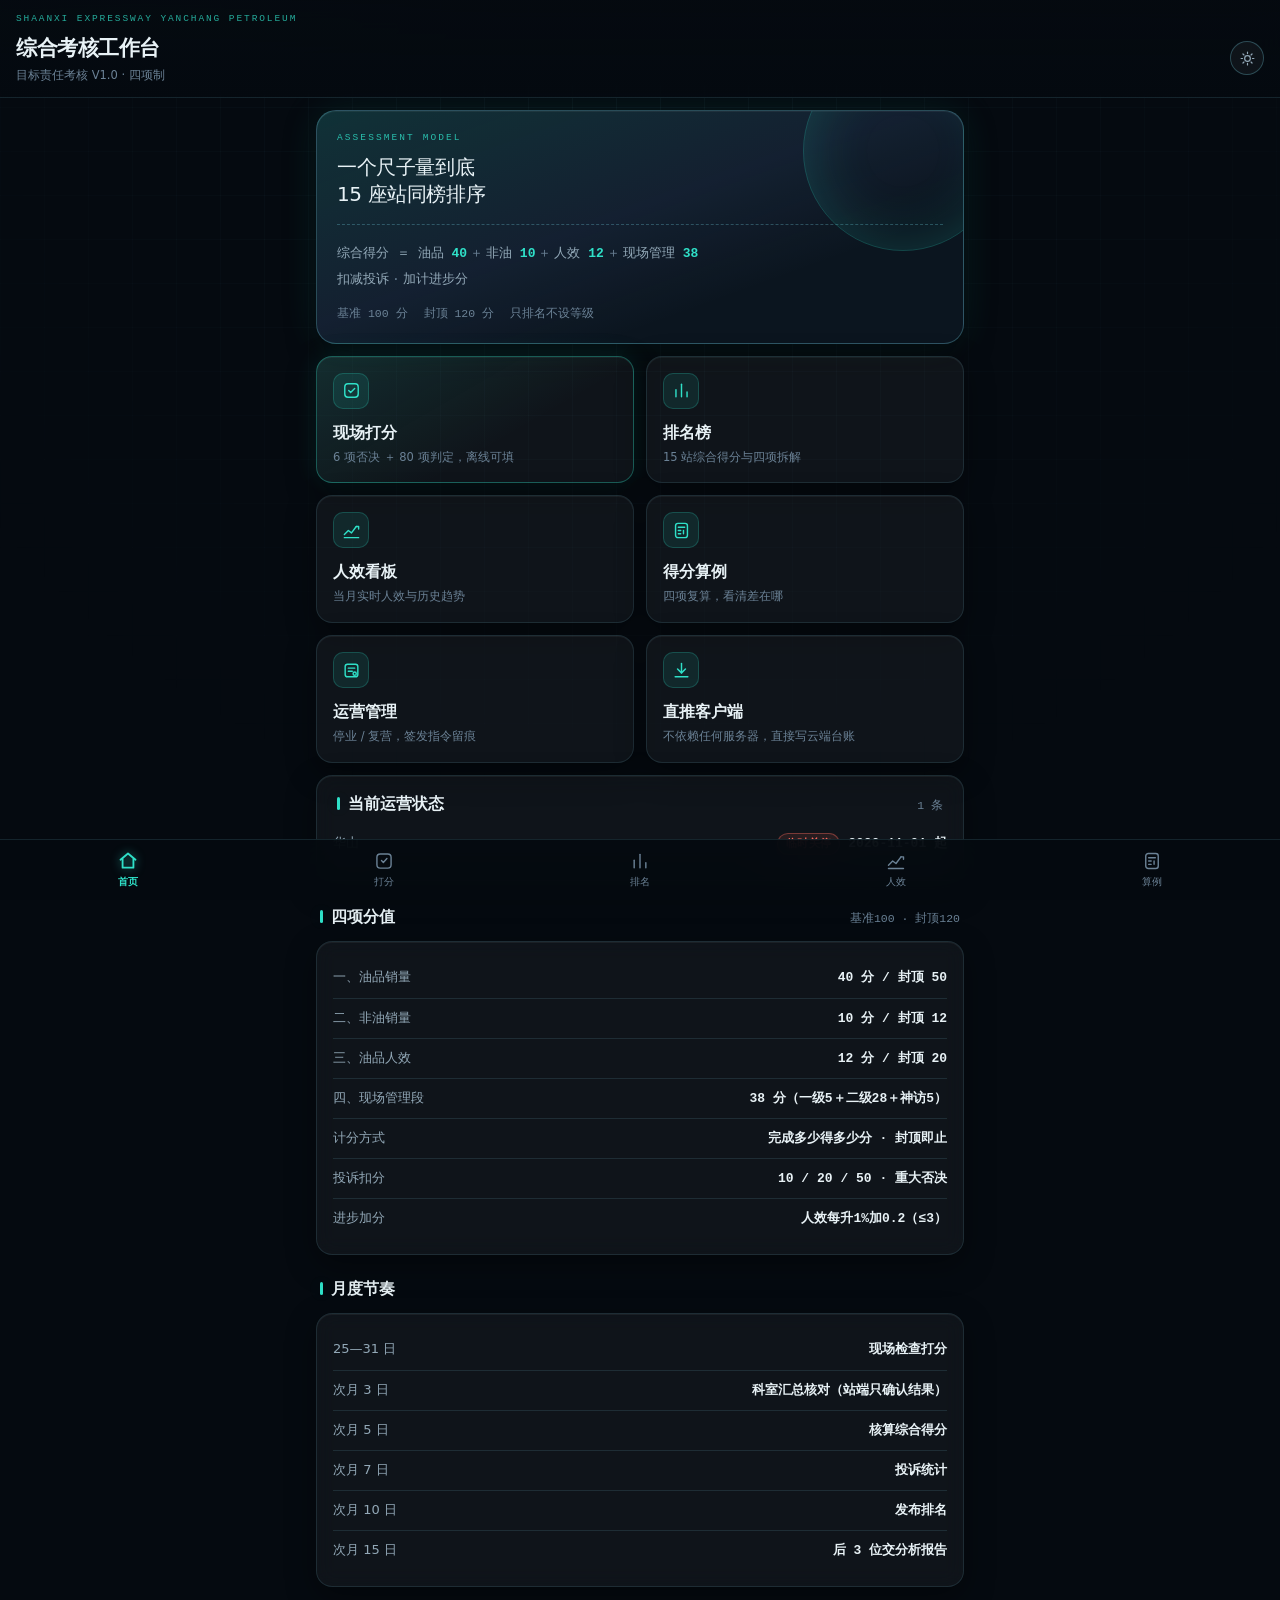
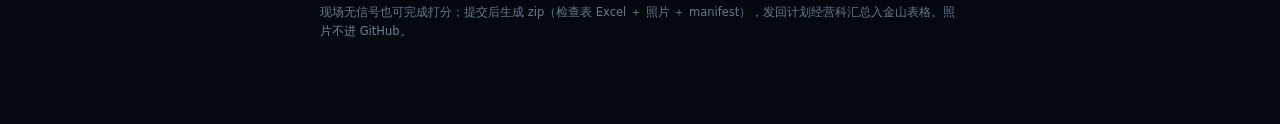
<file: docs/index.html>
<!DOCTYPE html>
<html lang="zh-CN">
<head>
<meta charset="utf-8">
<meta name="viewport" content="width=device-width, initial-scale=1, viewport-fit=cover">
<meta name="theme-color" content="#050a10">
<title>加油站综合考核工作台</title>
<link rel="stylesheet" href="assets/app.css">
<link rel="manifest" href="manifest.webmanifest">
</head>
<body>

<header class="appbar">
  <div class="appbar__eyebrow">SHAANXI EXPRESSWAY YANCHANG PETROLEUM</div>
  <div class="appbar__row">
    <div>
      <h1 class="appbar__title">综合考核工作台</h1>
      <div class="appbar__sub">目标责任考核 V1.0 · 四项制</div>
    </div>
    <button class="theme-btn" id="themeBtn" aria-label="切换主题"></button>
  </div>
</header>

<main class="screen">

  <section class="hero">
    <div class="hero__eyebrow">ASSESSMENT MODEL</div>
    <div class="hero__title">一个尺子量到底<br>15 座站同榜排序</div>
    <div class="hero__formula">
      综合得分 ＝ 油品 <b>40</b><span class="sep">＋</span>非油 <b>10</b><span class="sep">＋</span>人效 <b>12</b><span class="sep">＋</span>现场管理 <b>38</b><br>
      扣减投诉<span class="sep">·</span>加计进步分
    </div>
    <div class="hero__meta">
      <span>基准 100 分</span>
      <span>封顶 120 分</span>
      <span>只排名不设等级</span>
    </div>
  </section>

  <div class="tiles">
    <a class="tile tile--accent" href="score.html">
      <div class="tile__icon">
        <svg viewBox="0 0 24 24" fill="none" stroke="currentColor" stroke-width="1.8" stroke-linecap="round" stroke-linejoin="round">
          <rect x="3.5" y="3.5" width="17" height="17" rx="4"/><path d="M8.5 12l2.4 2.4L16 9.5"/>
        </svg>
      </div>
      <div class="tile__t">现场打分</div>
      <div class="tile__d">6 项否决 ＋ 80 项判定，离线可填</div>
    </a>

    <a class="tile" href="rank.html">
      <div class="tile__icon">
        <svg viewBox="0 0 24 24" fill="none" stroke="currentColor" stroke-width="1.8" stroke-linecap="round" stroke-linejoin="round">
          <path d="M5 20V11"/><path d="M12 20V4"/><path d="M19 20v-6"/>
        </svg>
      </div>
      <div class="tile__t">排名榜</div>
      <div class="tile__d">15 站综合得分与四项拆解</div>
    </a>

    <a class="tile" href="eff.html">
      <div class="tile__icon">
        <svg viewBox="0 0 24 24" fill="none" stroke="currentColor" stroke-width="1.8" stroke-linecap="round" stroke-linejoin="round">
          <path d="M3 17l5-5 4 3 6-8"/><path d="M18 7h3v3"/><path d="M3 21h18"/>
        </svg>
      </div>
      <div class="tile__t">人效看板</div>
      <div class="tile__d">当月实时人效与历史趋势</div>
    </a>

    <a class="tile" href="calc.html">
      <div class="tile__icon">
        <svg viewBox="0 0 24 24" fill="none" stroke="currentColor" stroke-width="1.8" stroke-linecap="round" stroke-linejoin="round">
          <rect x="4.5" y="3" width="15" height="18" rx="3"/><path d="M8 8h8M8 12h3M8 16h3M14.5 12v4"/>
        </svg>
      </div>
      <div class="tile__t">得分算例</div>
      <div class="tile__d">四项复算，看清差在哪</div>
    </a>

    <a class="tile tile--wide" href="status.html">
      <div class="tile__icon">
        <svg viewBox="0 0 24 24" fill="none" stroke="currentColor" stroke-width="1.8" stroke-linecap="round" stroke-linejoin="round">
          <rect x="4" y="4" width="16" height="16" rx="3"/><path d="M8 9h8M8 13h5"/><circle cx="16" cy="16" r="2"/>
        </svg>
      </div>
      <div class="tile__t">运营管理</div>
      <div class="tile__d">停业 / 复营，签发指令留痕</div>
    </a>

    <a class="tile" href="direct.html">
      <div class="tile__icon">
        <svg viewBox="0 0 24 24" fill="none" stroke="currentColor" stroke-width="1.8" stroke-linecap="round" stroke-linejoin="round">
          <path d="M12 3v12"/><path d="M7 10l5 5 5-5"/><path d="M4 20h16"/>
        </svg>
      </div>
      <div class="tile__t">直推客户端</div>
      <div class="tile__d">不依赖任何服务器，直接写云端台账</div>
    </a>
  </div>

  <section class="card" id="statusBrief" style="display:none">
    <div class="sect__head" style="margin-bottom:8px"><span class="sect__title">当前运营状态</span>
      <span class="sect__hint" id="statusCnt"></span></div>
    <div id="statusList"></div>
  </section>

  <div class="sect__head" style="margin-top:24px">
    <span class="sect__title">四项分值</span>
    <span class="sect__hint">基准100 · 封顶120</span>
  </div>
  <section class="card">
    <div class="kv"><span>一、油品销量</span><b>40 分 / 封顶 50</b></div>
    <div class="kv"><span>二、非油销量</span><b>10 分 / 封顶 12</b></div>
    <div class="kv"><span>三、油品人效</span><b>12 分 / 封顶 20</b></div>
    <div class="kv"><span>四、现场管理段</span><b>38 分（一级5＋二级28＋神访5）</b></div>
    <div class="kv"><span>计分方式</span><b>完成多少得多少分 · 封顶即止</b></div>
    <div class="kv"><span>投诉扣分</span><b>10 / 20 / 50 · 重大否决</b></div>
    <div class="kv"><span>进步加分</span><b>人效每升1%加0.2（≤3）</b></div>
  </section>

  <div class="sect__head" style="margin-top:22px">
    <span class="sect__title">月度节奏</span>
  </div>
  <section class="card">
    <div class="kv"><span>25—31 日</span><b>现场检查打分</b></div>
    <div class="kv"><span>次月 3 日</span><b>科室汇总核对（站端只确认结果）</b></div>
    <div class="kv"><span>次月 5 日</span><b>核算综合得分</b></div>
    <div class="kv"><span>次月 7 日</span><b>投诉统计</b></div>
    <div class="kv"><span>次月 10 日</span><b>发布排名</b></div>
    <div class="kv"><span>次月 15 日</span><b>后 3 位交分析报告</b></div>
  </section>

  <p class="sect__note" style="margin-top:16px">
    现场无信号也可完成打分；提交后生成 zip（检查表 Excel ＋ 照片 ＋ manifest），发回计划经营科汇总入金山表格。照片不进 GitHub。
  </p>

</main>

<nav id="tabbar"></nav>

<script src="assets/ui.js"></script>
<script src="assets/status.js"></script>
<script>
UI.tabbar('home');
Status.load().then(function () {
  var list = Status.all().filter(function (r) { return r.active !== false; });
  if (!list.length) return;
  var box = document.getElementById('statusBrief');
  box.style.display = 'block';
  document.getElementById('statusCnt').textContent = list.length + ' 条';
  var h = '';
  list.forEach(function (r) {
    var t = Status.typeOf(r.status) || { label: r.status };
    h += '<div class="kv"><span>' + UI.esc(r.station) + '</span><b><span class="tag ' +
      (r.status === 'temp_closed' ? 'no' : 'na') + '">' + UI.esc(t.label) + '</span> ' +
      UI.esc(r.from || '') + ' 起</b></div>';
  });
  document.getElementById('statusList').innerHTML = h;
});
</script>
</body>
</html>
</file>
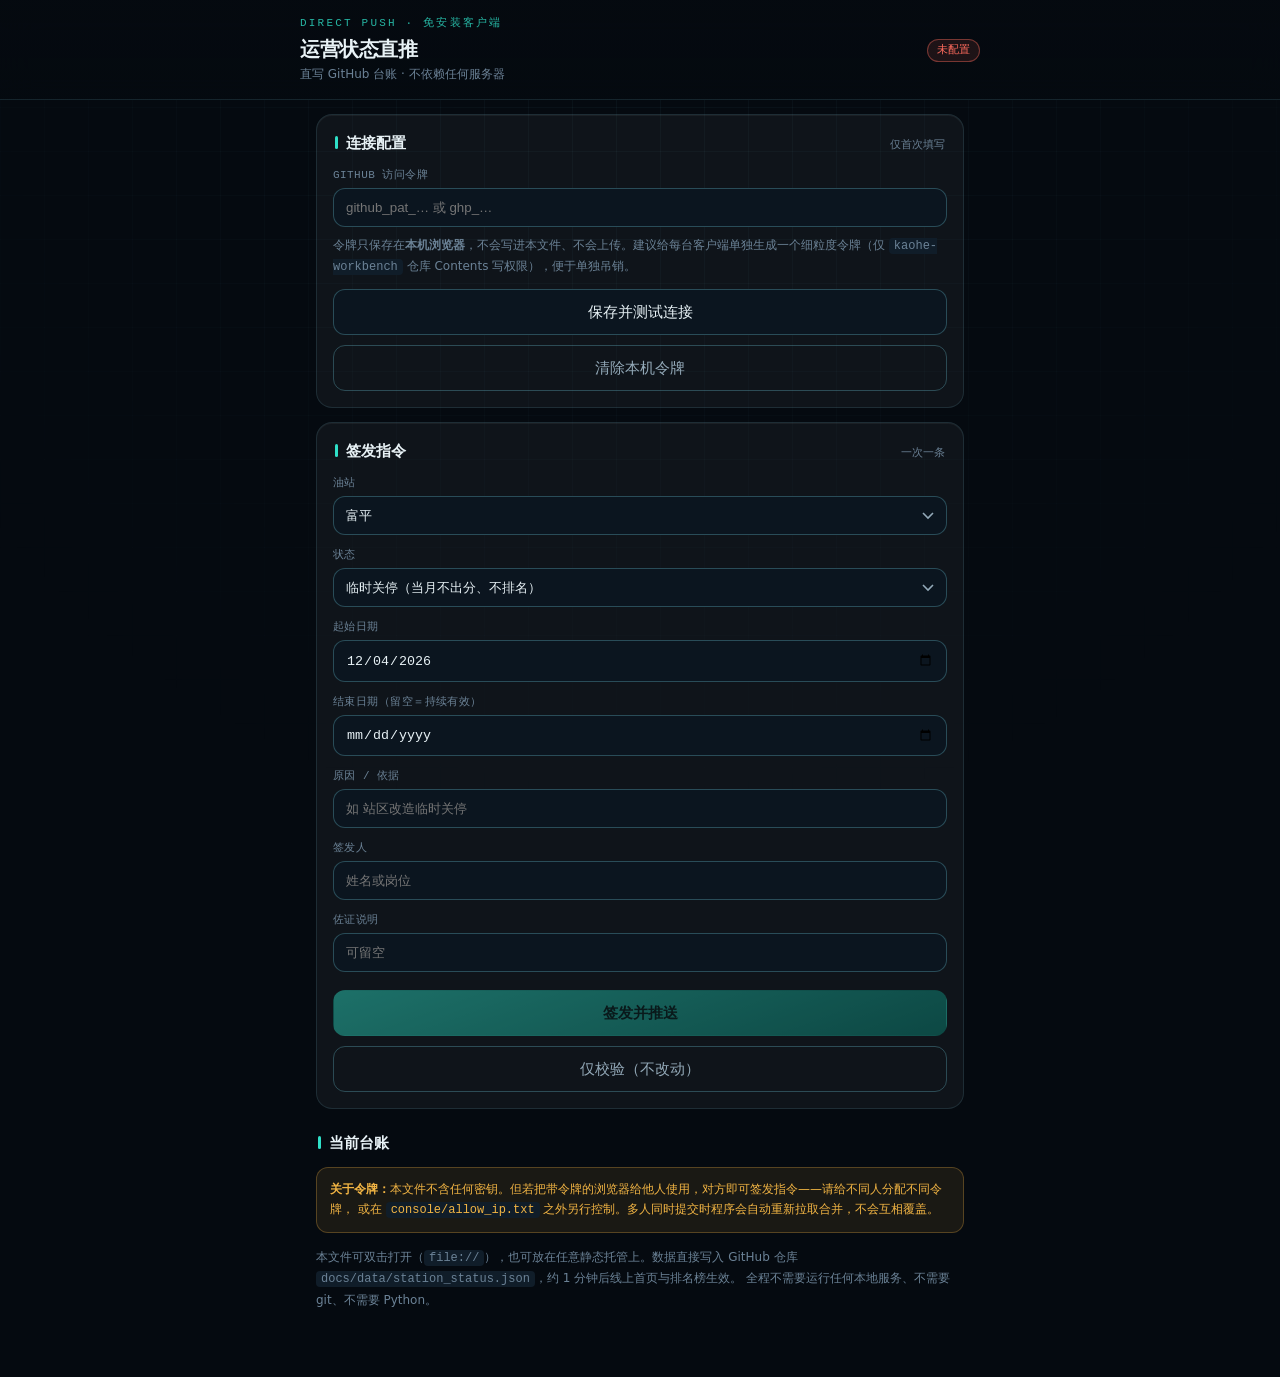
<file: 直推客户端.html>
<!DOCTYPE html>
<html lang="zh-CN">
<head>
<meta charset="utf-8">
<meta name="viewport" content="width=device-width, initial-scale=1, viewport-fit=cover">
<title>运营状态直推客户端</title>
<style>
:root{--bg:#050a10;--s1:#0b151f;--s2:#101d29;--line:rgba(120,200,220,.14);--line2:rgba(120,220,235,.28);
--tx:#e8f2f6;--tx2:#93a9b8;--tx3:#6b8296;--brand:#2fe0c8;--ok:#35d39a;--no:#ff6b5e;--na:#f2b544;
--r:12px;--r2:16px}
*{box-sizing:border-box}
body{margin:0;background:var(--bg);color:var(--tx);font:15px/1.6 -apple-system,BlinkMacSystemFont,"PingFang SC","Microsoft YaHei",system-ui,sans-serif;
-webkit-font-smoothing:antialiased}
body::before{content:"";position:fixed;inset:0;z-index:-1;pointer-events:none;
background-image:repeating-linear-gradient(0deg,rgba(120,200,220,.05) 0 1px,transparent 1px 44px),repeating-linear-gradient(90deg,rgba(120,200,220,.05) 0 1px,transparent 1px 44px);
mask-image:radial-gradient(circle at 50% 0%,#000,transparent 78%)}
.wrap{max-width:680px;margin:0 auto;padding:0 16px 60px}
header{position:sticky;top:0;z-index:20;padding:16px 16px 14px;background:linear-gradient(180deg,rgba(5,10,16,.97),rgba(5,10,16,.86));
backdrop-filter:blur(18px);border-bottom:1px solid var(--line)}
header .in{max-width:680px;margin:0 auto;display:flex;align-items:center;gap:12px}
.eyebrow{font:11px/1.4 ui-monospace,Consolas,monospace;letter-spacing:.2em;color:var(--brand);opacity:.8}
h1{margin:2px 0 0;font-size:20px;font-weight:600;letter-spacing:-.02em}
.sub{font-size:12px;color:var(--tx3)}
.tag{display:inline-flex;align-items:center;font:11px/1 ui-monospace,Consolas,monospace;padding:5px 9px;border-radius:999px;
border:1px solid var(--line2);background:var(--s1);margin-left:auto;white-space:nowrap}
.tag.ok{color:var(--ok);border-color:rgba(53,211,154,.4);background:rgba(53,211,154,.1)}
.tag.no{color:var(--no);border-color:rgba(255,107,94,.4);background:rgba(255,107,94,.1)}
.card{margin-top:14px;background:rgba(255,255,255,.045);border:1px solid var(--line);border-radius:var(--r2);padding:16px;
box-shadow:0 1px 0 rgba(255,255,255,.05) inset}
.sect{display:flex;align-items:baseline;justify-content:space-between;gap:12px;margin:22px 0 8px;padding:0 2px}
.sect b{font-size:15px;font-weight:600}
.sect b::before{content:"";display:inline-block;width:3px;height:13px;background:var(--brand);border-radius:2px;margin-right:8px;vertical-align:-1px}
.sect span{font:11px ui-monospace,Consolas,monospace;color:var(--tx3)}
label{display:block;font:11px ui-monospace,Consolas,monospace;letter-spacing:.04em;color:var(--tx3);margin-bottom:6px;text-transform:uppercase}
.field{margin-top:12px}.field:first-child{margin-top:0}
input,select{width:100%;padding:11px 12px;border:1px solid var(--line2);border-radius:var(--r);background:var(--s1);
color:var(--tx);font:16px/1.4 inherit;appearance:none}
input:focus,select:focus{outline:none;border-color:var(--brand);box-shadow:0 0 0 3px rgba(47,224,200,.14)}
select{background-image:url("data:image/svg+xml;charset=utf-8,%3Csvg xmlns='http://www.w3.org/2000/svg' width='12' height='8'%3E%3Cpath d='M1 1l5 5 5-5' stroke='%2393a9b8' stroke-width='1.6' fill='none'/%3E%3C/svg%3E");
background-repeat:no-repeat;background-position:right 12px center;padding-right:32px}
select option{background:#0b151f;color:#e8f2f6}
.btn{display:inline-flex;align-items:center;justify-content:center;min-height:46px;padding:0 18px;border-radius:var(--r);
border:1px solid var(--line2);background:var(--s1);color:var(--tx);font-size:15px;font-weight:500;cursor:pointer}
.btn:active{transform:scale(.985)}
.btn.pri{background:linear-gradient(160deg,#2fe0c8,#0b8878);border-color:transparent;color:#04211d;font-weight:700}
.btn.gho{background:transparent;color:var(--tx2)}
.btn.full{width:100%}
.btn+.btn{margin-top:10px}
.btn[disabled]{opacity:.45;pointer-events:none}
.kv{display:flex;align-items:baseline;justify-content:space-between;gap:14px;padding:9px 0;border-bottom:1px solid var(--line)}
.kv:last-child{border-bottom:none}
.kv>span{font-size:13px;color:var(--tx2);flex:0 0 auto}
.kv>b{font:13px/1.5 ui-monospace,Consolas,monospace;font-weight:600;text-align:right;word-break:break-all}
.kv.total>b{color:var(--brand);font-size:15px}
.hint{font-size:12px;color:var(--tx3);line-height:1.7}
.warn{margin-top:12px;padding:11px 13px;border-radius:var(--r);background:rgba(242,181,68,.09);
border:1px solid rgba(242,181,68,.28);color:var(--na);font-size:12px;line-height:1.7}
.err{margin-top:12px;padding:11px 13px;border-radius:var(--r);background:rgba(255,107,94,.09);
border:1px solid rgba(255,107,94,.3);color:var(--no);font-size:12px;line-height:1.7}
.okbox{margin-top:12px;padding:11px 13px;border-radius:var(--r);background:rgba(53,211,154,.09);
border:1px solid rgba(53,211,154,.3);color:var(--ok);font-size:12px;line-height:1.7}
.log{margin-top:12px;font:12px/1.8 ui-monospace,Consolas,monospace;color:var(--tx2);white-space:pre-wrap;word-break:break-all}
.toast{position:fixed;left:50%;bottom:28px;transform:translateX(-50%) translateY(8px);background:#0b151f;
border:1px solid var(--line2);color:var(--tx);padding:10px 18px;border-radius:999px;font-size:13px;
opacity:0;pointer-events:none;transition:.2s;z-index:50;max-width:86vw;text-align:center}
.toast.show{opacity:1;transform:translateX(-50%)}
code{font-family:ui-monospace,Consolas,monospace;background:var(--s2);padding:1px 5px;border-radius:4px;font-size:12px}
</style>
</head>
<body>

<header><div class="in">
  <div><div class="eyebrow">DIRECT PUSH · 免安装客户端</div><h1>运营状态直推</h1>
  <div class="sub">直写 GitHub 台账 · 不依赖任何服务器</div></div>
  <span class="tag" id="cfgTag">未配置</span>
</div></header>

<div class="wrap">

  <section class="card">
    <div class="sect" style="margin-top:0"><b>连接配置</b><span>仅首次填写</span></div>
    <div class="field"><label>GitHub 访问令牌</label>
      <input type="password" id="tok" placeholder="github_pat_… 或 ghp_…" autocomplete="off"></div>
    <div class="hint" style="margin-top:8px">令牌只保存在<b>本机浏览器</b>，不会写进本文件、不会上传。建议给每台客户端单独生成一个细粒度令牌（仅 <code>kaohe-workbench</code> 仓库 Contents 写权限），便于单独吊销。</div>
    <button class="btn full" id="btnSave" style="margin-top:12px">保存并测试连接</button>
    <button class="btn gho full" id="btnClear">清除本机令牌</button>
    <div id="cfgOut"></div>
  </section>

  <section class="card" id="formCard">
    <div class="sect" style="margin-top:0"><b>签发指令</b><span>一次一条</span></div>
    <div class="field"><label>油站</label><select id="fStation"></select></div>
    <div class="field"><label>状态</label><select id="fStatus">
      <option value="temp_closed">临时关停（当月不出分、不排名）</option>
      <option value="partial">部分停业（按实际经营天数折算）</option>
      <option value="force_majeure">不可抗力（剔除受影响天数）</option>
      <option value="reopened">复营（次月重新入榜）</option>
      <option value="normal">恢复正常营业</option>
    </select></div>
    <div class="field"><label>起始日期</label><input type="date" id="fFrom"></div>
    <div class="field"><label>结束日期（留空＝持续有效）</label><input type="date" id="fTo"></div>
    <div class="field" id="daysField" style="display:none"><label>当月实际经营天数</label><input type="text" id="fDays" inputmode="numeric" placeholder="0–31"></div>
    <div class="field"><label>原因 / 依据</label><input type="text" id="fReason" placeholder="如 站区改造临时关停"></div>
    <div class="field"><label>签发人</label><input type="text" id="fOperator" placeholder="姓名或岗位"></div>
    <div class="field"><label>佐证说明</label><input type="text" id="fEvidence" placeholder="可留空"></div>
    <button class="btn pri full" id="btnPush" style="margin-top:18px">签发并推送</button>
    <button class="btn gho full" id="btnCheck">仅校验（不改动）</button>
    <div id="out"></div>
  </section>

  <div class="sect"><b>当前台账</b><span id="cnt"></span></div>
  <div id="ledger"></div>

  <div class="warn">
    <b>关于令牌：</b>本文件不含任何密钥。但若把带令牌的浏览器给他人使用，对方即可签发指令——请给不同人分配不同令牌，
    或在 <code>console/allow_ip.txt</code> 之外另行控制。多人同时提交时程序会自动重新拉取合并，不会互相覆盖。
  </div>
  <p class="hint" style="margin-top:14px">
    本文件可双击打开（<code>file://</code>），也可放在任意静态托管上。数据直接写入 GitHub 仓库
    <code>docs/data/station_status.json</code>，约 1 分钟后线上首页与排名榜生效。
    全程不需要运行任何本地服务、不需要 git、不需要 Python。
  </p>
</div>

<div class="toast" id="toast"></div>

<script>
var OWNER='lvritiann', REPO='kaohe-workbench', PATH='docs/data/station_status.json', BRANCH='main';
var API='https://api.github.com/repos/'+OWNER+'/'+REPO+'/contents/'+PATH;
var STATIONS=['富平','汉中','秦岭','华山','白河','宁陕','韩城','南沙','旬阳','天汉水城','洋县','玉华宫','富县','照金','略阳'];
var STATUS={normal:'正常营业',temp_closed:'临时关停',partial:'部分停业',force_majeure:'不可抗力',reopened:'复营'};
var TOK_KEY='kaohe_direct_token';
var PRESET_TOKEN='';   /* 线上版留空；内部「零配置版」由 make_prebuilt_client.py 填入 */
var LEDGER=null, SHA=null;
function storeGet(k){try{var v=localStorage.getItem(k);if(v)return v;}catch(e){}try{return sessionStorage.getItem(k);}catch(e){return null;}}
function storeSet(k,v){try{localStorage.setItem(k,v);return;}catch(e){}try{sessionStorage.setItem(k,v);}catch(e){}}
function storeDel(k){try{localStorage.removeItem(k);}catch(e){}try{sessionStorage.removeItem(k);}catch(e){}}

function $(id){return document.getElementById(id);}
function esc(s){return String(s==null?'':s).replace(/[&<>"']/g,function(c){return {'&':'&amp;','<':'&lt;','>':'&gt;','"':'&quot;',"'":'&#39;'}[c];});}
function two(n){return (n<10?'0':'')+n;}
function today(){var d=new Date();return d.getFullYear()+'-'+two(d.getMonth()+1)+'-'+two(d.getDate());}
function toast(m){var t=$('toast');t.textContent=m;t.classList.add('show');setTimeout(function(){t.classList.remove('show');},2600);}
function netErr(e){
  var m=e&&e.message?e.message:String(e);
  if(location.protocol==='file:' && /Failed to fetch|NetworkError|CORS|TypeError/i.test(m)){
    m+='  ｜ 当前是 file:// 打开，个别浏览器会拦截跨域。请改用 Chrome / Edge，或改用线上版 direct.html（需填一次令牌）。';
  }
  return m;
}

function b64enc(str){
  var bytes=new TextEncoder().encode(str),bin='';
  for(var i=0;i<bytes.length;i+=0x8000) bin+=String.fromCharCode.apply(null,bytes.subarray(i,i+0x8000));
  return btoa(bin);
}
function b64dec(b64){
  var bin=atob(String(b64).replace(/\s/g,'')),arr=new Uint8Array(bin.length);
  for(var i=0;i<bin.length;i++) arr[i]=bin.charCodeAt(i);
  return new TextDecoder('utf-8').decode(arr);
}
function hdr(){
  return {'Authorization':'Bearer '+token(),'Accept':'application/vnd.github+json',
    'Content-Type':'application/json','X-GitHub-Api-Version':'2022-11-28'};
}
function token(){return storeGet(TOK_KEY)||'';}

function apiGet(){
  return fetch(API+'?ref='+BRANCH+'&t='+Date.now(),{headers:hdr(),cache:'no-store'})
    .then(function(r){
      if(r.status===401) throw new Error('令牌无效或已失效（401）');
      if(r.status===404) throw new Error('远端台账文件不存在（404）');
      if(!r.ok) throw new Error('读取失败 HTTP '+r.status);
      return r.json();
    }).then(function(d){
      SHA=d.sha;
      try{ LEDGER=JSON.parse(b64dec(d.content)); }catch(e){ throw new Error('台账内容解析失败'); }
      return LEDGER;
    });
}

function apiPut(obj,msg){
  return fetch(API,{method:'PUT',headers:hdr(),body:JSON.stringify({
    message:msg,content:b64enc(JSON.stringify(obj,null,2)),sha:SHA,branch:BRANCH
  })}).then(function(r){
    if(r.status===409||r.status===422) return {conflict:true,status:r.status};
    if(!r.ok) return r.text().then(function(t){throw new Error('推送失败 HTTP '+r.status+' '+t.slice(0,120));});
    return {conflict:false,status:r.status};
  });
}

function validate(rec){
  var e=[];
  if(STATIONS.indexOf(rec.station)<0) e.push('站名不在 15 站名单内');
  if(!STATUS[rec.status]) e.push('状态类型不合法');
  if(!/^\d{4}-\d{2}-\d{2}$/.test(rec.from||'')) e.push('起始日期格式应为 YYYY-MM-DD');
  if(rec.to && !/^\d{4}-\d{2}-\d{2}$/.test(rec.to)) e.push('结束日期格式错');
  if(rec.to && rec.to<rec.from) e.push('结束日期早于起始日期');
  if(!rec.reason) e.push('缺原因／依据');
  if(!rec.operator) e.push('缺签发人');
  if(rec.affectedDays!=null && (isNaN(rec.affectedDays)||rec.affectedDays<0||rec.affectedDays>31))
    e.push('实际经营天数应在 0–31 之间');
  return e;
}

function build(){
  var d=new Date(), days=$('fDays').value.trim();
  return {
    id:'ST-'+d.getFullYear()+two(d.getMonth()+1)+two(d.getDate())+'-'+two(d.getHours())+two(d.getMinutes())+two(d.getSeconds()),
    station:$('fStation').value,
    status:$('fStatus').value,
    from:$('fFrom').value,
    to:$('fTo').value||null,
    reason:$('fReason').value.trim(),
    affectedDays:days===''?null:Number(days),
    operator:$('fOperator').value.trim(),
    setAt:d.getFullYear()+'-'+two(d.getMonth()+1)+'-'+two(d.getDate())+' '+two(d.getHours())+':'+two(d.getMinutes()),
    evidence:$('fEvidence').value.trim(),
    active:true
  };
}

function merge(rec){
  var records=LEDGER.records||[];
  if(records.some(function(r){return r.id===rec.id;})) return false;
  var d0=new Date(rec.from+'T00:00:00'); d0.setDate(d0.getDate()-1);
  var closing=d0.getFullYear()+'-'+two(d0.getMonth()+1)+'-'+two(d0.getDate());
  records.forEach(function(old){
    if(old.station===rec.station && old.active && !old.to && old.id!==rec.id) old.to=closing;
  });
  records.push(rec);
  records.sort(function(a,b){return String(a.from||'').localeCompare(String(b.from||''))||String(a.setAt||'').localeCompare(String(b.setAt||''));});
  LEDGER.records=records;
  LEDGER.updatedAt=new Date().toISOString().slice(0,16).replace('T',' ');
  LEDGER.issuer='计划经营科';
  return true;
}

function renderLedger(){
  var list=(LEDGER&&LEDGER.records||[]).slice().reverse();
  $('cnt').textContent=list.length+' 条';
  var h='';
  list.forEach(function(r){
    h+='<section class="card"><div class="kv"><span>油站</span><b>'+esc(r.station)+'</b></div>';
    h+='<div class="kv"><span>状态</span><b>'+esc(STATUS[r.status]||r.status)+'</b></div>';
    h+='<div class="kv"><span>期间</span><b>'+esc(r.from||'')+' 起'+(r.to?' 至 '+esc(r.to):'（持续）')+'</b></div>';
    h+='<div class="kv"><span>原因</span><b>'+esc(r.reason||'')+'</b></div>';
    h+='<div class="kv"><span>签发</span><b>'+esc(r.operator||'')+' · '+esc(r.setAt||'')+'</b></div></section>';
  });
  $('ledger').innerHTML=h||'<div class="card hint">台账为空或尚未读取</div>';
}

function cfgState(){
  var ok=!!token();
  $('cfgTag').textContent=PRESET_TOKEN?'已预置':(ok?'已配置':'未配置');
  $('cfgTag').className='tag '+(ok?'ok':'no');
  $('btnPush').disabled=!ok;
  if(ok) apiGet().then(renderLedger).catch(function(e){
    $('cfgOut').innerHTML='<div class="err">连接失败：'+esc(e.message)+'</div>';
  });
}

function log(lines,cls){
  $('out').innerHTML='<div class="'+(cls||'okbox')+'">'+lines.map(function(x){return esc(x);}).join('<br>')+'</div>';
}

$('btnSave').addEventListener('click',function(){
  var v=$('tok').value.trim();
  if(!v){$('cfgOut').innerHTML='<div class="err">请先填入令牌</div>';return;}
  storeSet(TOK_KEY,v);
  $('tok').value='';
  $('cfgOut').innerHTML='<div class="hint">正在测试连接…</div>';
  apiGet().then(function(){
    cfgState();
    $('cfgOut').innerHTML='<div class="okbox">连接成功，已读到台账 '+((LEDGER.records||[]).length)+' 条。令牌仅存本机浏览器。</div>';
    toast('连接成功');
  }).catch(function(e){
    $('cfgOut').innerHTML='<div class="err">'+esc(netErr(e))+'</div>';
    cfgState();
  });
});
$('btnClear').addEventListener('click',function(){
  storeDel(TOK_KEY);
  $('cfgOut').innerHTML='<div class="hint">已清除本机令牌。</div>';cfgState();toast('已清除');
});
$('fStatus').addEventListener('change',function(){
  $('daysField').style.display=(this.value==='partial'||this.value==='force_majeure')?'block':'none';
});
$('btnCheck').addEventListener('click',function(){
  var rec=build(),e=validate(rec);
  if(e.length){log(e,'err');return;}
  log(['校验通过：'+rec.station+' / '+STATUS[rec.status]+' / '+rec.from+' 起',
       '编号 '+rec.id,'未改动远端台账（仅校验）']);
});
$('btnPush').addEventListener('click',function(){
  if(!token()){toast('请先配置令牌');return;}
  var rec=build(),e=validate(rec);
  if(e.length){log(e,'err');return;}
  storeSet('kaohe_direct_operator',rec.operator);
  $('btnPush').disabled=true;
  $('out').innerHTML='<div class="hint">处理中：读取台账 → 合并 → 推送（冲突会自动重试）…</div>';
  var steps=[];
  function attempt(n){
    apiGet().then(function(){
      steps.push('第 '+n+' 次：读到远端台账，sha '+String(SHA).slice(0,8));
      merge(rec);
      return apiPut(LEDGER,'chore(status): '+rec.station+' '+rec.status+' '+rec.from);
    }).then(function(res){
      if(res.conflict){
        steps.push('检测到并发修改，重新拉取合并');
        if(n<3) return attempt(n+1);
        throw new Error('并发冲突，已重试 3 次，请稍后再试');
      }
      steps.push('推送成功 HTTP '+res.status);
      steps.push('约 1 分钟后线上首页与排名榜生效');
      log(steps);
      toast('签发成功');
      $('btnPush').disabled=false;
      renderLedger();
    }).catch(function(err){
      steps.push('失败：'+netErr(err));
      log(steps,'err');
      $('btnPush').disabled=false;
    });
  }
  attempt(1);
});

(function init(){
  if(PRESET_TOKEN){
    storeSet(TOK_KEY,PRESET_TOKEN);
    $('cfgTag').textContent='已预置'; $('cfgTag').className='tag ok';
    $('btnPush').disabled=false;
    document.querySelector('#cfgOut').innerHTML=
      '<div class="okbox">本文件已内置访问令牌，<b>无需填写任何内容</b>，直接往下填表签发即可。</div>';
    var cfg=document.querySelectorAll('.card')[0];
    if(cfg){ cfg.querySelectorAll('.field,#btnSave,#btnClear').forEach(function(el){el.style.display='none';}); }
  }
  var sel=$('fStation');
  STATIONS.forEach(function(s){var o=document.createElement('option');o.value=s;o.textContent=s;sel.appendChild(o);});
  $('fFrom').value=today();
  $('fOperator').value=storeGet('kaohe_direct_operator')||'';
  cfgState();
})();
</script>
</body>
</html>
</file>
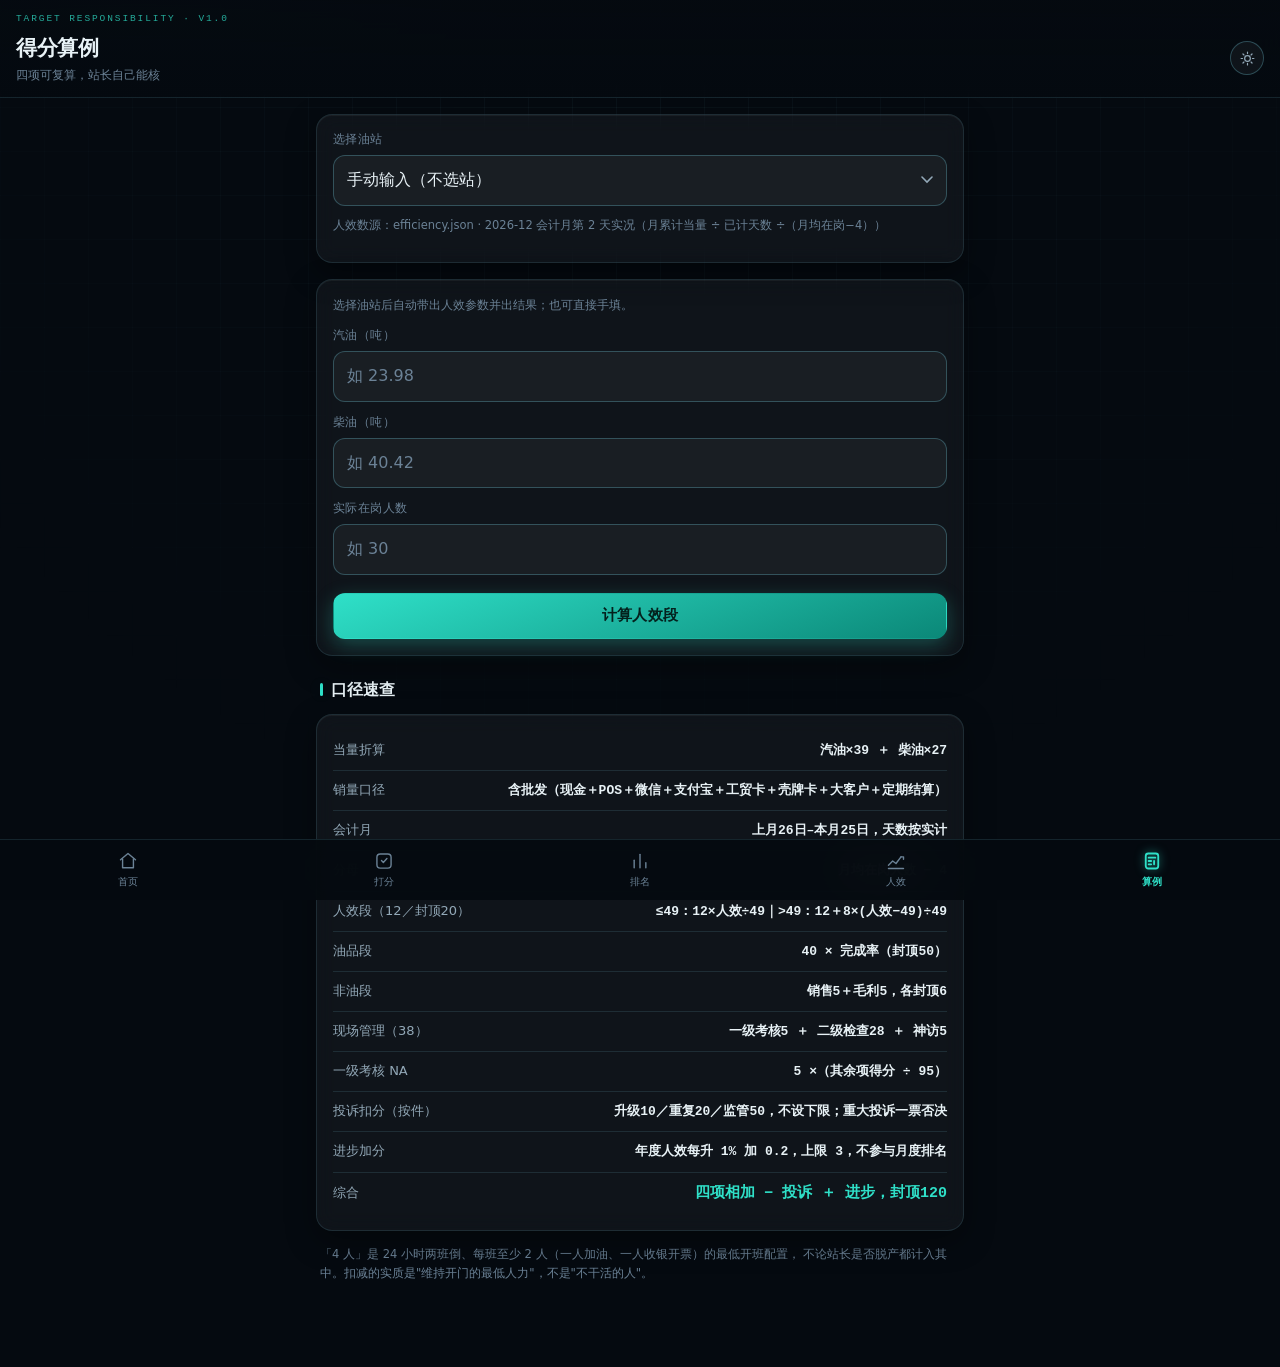
<file: docs/calc.html>
<!DOCTYPE html>
<html lang="zh-CN">
<head>
<meta charset="utf-8">
<meta name="viewport" content="width=device-width, initial-scale=1, viewport-fit=cover">
<meta name="theme-color" content="#050a10">
<title>得分算例 · 目标责任考核</title>
<link rel="stylesheet" href="assets/app.css">
</head>
<body>

<header class="appbar">
  <div class="appbar__eyebrow">TARGET RESPONSIBILITY · V1.0</div>
  <div class="appbar__row">
    <div style="min-width:0">
      <h1 class="appbar__title">得分算例</h1>
      <div class="appbar__sub" id="subTitle">四项可复算，站长自己能核</div>
    </div>
    <button class="theme-btn" id="themeBtn" aria-label="切换主题"></button>
  </div>
</header>

<main class="screen">

  <section class="card" style="margin-top:16px">
    <div class="field">
      <label>选择油站</label>
      <select id="fStation"><option value="">手动输入（不选站）</option></select>
    </div>
    <p class="hint" id="srcNote" style="margin-top:10px">
      口径：《目标责任考核方案》V1.0（V6）—— 油品40／非油10／人效12／现场管理38（一级5＋二级28＋神访5），基准100、封顶120。
    </p>
  </section>

  <div id="out"></div>

  <section class="card" id="paramCard" style="display:none">
    <div class="sect__head" style="margin-bottom:10px"><span class="sect__title">人效段参数</span><span class="sect__hint">可改</span></div>
    <div class="field"><label>汽油（会计月累计吨）</label><input type="text" id="gas" inputmode="decimal"></div>
    <div class="field"><label>柴油（会计月累计吨）</label><input type="text" id="diesel" inputmode="decimal"></div>
    <div class="field"><label>月均在岗人数（各日在岗之和 ÷ 天数）</label><input type="text" id="head" inputmode="decimal"></div>
    <div class="field"><label>会计月天数（28/29/30/31，按实际）</label><input type="text" id="days" inputmode="decimal" placeholder="按会计月实算"></div>
  </section>

  <section class="card" id="oilCard" style="display:none">
    <div class="sect__head" style="margin-bottom:10px"><span class="sect__title">其余各项</span><span class="sect__hint">填当月数</span></div>
    <div class="field"><label>油品实际销量（吨）</label><input type="text" id="oilActual" inputmode="decimal"></div>
    <div class="field"><label>油品基础任务（吨）</label><input type="text" id="oilTask" inputmode="decimal"></div>
    <div class="field"><label>非油销售完成率（%，不含烟草）</label><input type="text" id="nonSales" inputmode="decimal" value="100"></div>
    <div class="field"><label>非油毛利完成率（%，含烟草）</label><input type="text" id="nonMargin" inputmode="decimal" value="100"></div>
    <div class="field"><label>一级考核得分（0–100，未开展留空＝NA）</label><input type="text" id="primary" inputmode="decimal" placeholder="空白按其余项折算补齐"></div>
    <div class="field"><label>二级运营检查折算得分（0–100）</label><input type="text" id="insp" inputmode="decimal" value="98"></div>
    <div class="field"><label>神秘访客总分（0–100）</label><input type="text" id="mystery" inputmode="decimal" value="96.4"></div>
  </section>

  <section class="card" id="extraCard" style="display:none">
    <div class="sect__head" style="margin-bottom:10px"><span class="sect__title">投诉扣分</span>
      <span class="sect__hint">方案第八章（一）· 填件数</span></div>
    <div class="field"><label>一般升级投诉（件）　10 分／件</label><input type="text" id="cEsc" inputmode="decimal" value="0"></div>
    <div class="field"><label>重复投诉（件）　20 分／件</label><input type="text" id="cRep" inputmode="decimal" value="0"></div>
    <div class="field"><label>监管介入（件）　50 分／件</label><input type="text" id="cReg" inputmode="decimal" value="0"></div>
    <label class="check" style="display:flex;align-items:center;gap:8px;margin-top:10px">
      <input type="checkbox" id="cMajor" style="width:auto">
      <span>重大投诉 → 一票否决（当期综合记 0）</span>
    </label>
    <div class="hint" style="margin-top:8px">站内解决不扣分；恶意投诉经核实不扣分。</div>
  </section>

  <div id="manual">
    <section class="card" style="margin-top:16px">
      <div class="hint">选择油站后自动带出人效参数并出结果；也可直接手填。</div>
      <div class="field"><label>汽油（吨）</label><input type="text" id="g2" inputmode="decimal" placeholder="如 23.98"></div>
      <div class="field"><label>柴油（吨）</label><input type="text" id="d2" inputmode="decimal" placeholder="如 40.42"></div>
      <div class="field"><label>实际在岗人数</label><input type="text" id="h2" inputmode="decimal" placeholder="如 30"></div>
      <button class="btn btn--primary btn--block" id="go" style="margin-top:18px">计算人效段</button>
    </section>
  </div>

  <div class="sect__head" style="margin-top:22px"><span class="sect__title">口径速查</span></div>
  <section class="card">
    <div class="kv"><span>当量折算</span><b>汽油×39 ＋ 柴油×27</b></div>
    <div class="kv"><span>销量口径</span><b>含批发（现金＋POS＋微信＋支付宝＋工贸卡＋壳牌卡＋大客户＋定期结算）</b></div>
    <div class="kv"><span>会计月</span><b>上月26日–本月25日，天数按实计</b></div>
    <div class="kv"><span>分母</span><b>月均在岗人数 − 4</b></div>
    <div class="kv"><span>人效段（12／封顶20）</span><b>≤49：12×人效÷49｜&gt;49：12＋8×(人效−49)÷49</b></div>
    <div class="kv"><span>油品段</span><b>40 × 完成率（封顶50）</b></div>
    <div class="kv"><span>非油段</span><b>销售5＋毛利5，各封顶6</b></div>
    <div class="kv"><span>现场管理（38）</span><b>一级考核5 ＋ 二级检查28 ＋ 神访5</b></div>
    <div class="kv"><span>一级考核 NA</span><b>5 ×（其余项得分 ÷ 95）</b></div>
    <div class="kv"><span>投诉扣分（按件）</span><b>升级10／重复20／监管50，不设下限；重大投诉一票否决</b></div>
    <div class="kv"><span>进步加分</span><b>年度人效每升 1% 加 0.2，上限 3，不参与月度排名</b></div>
    <div class="kv kv--total"><span>综合</span><b>四项相加 − 投诉 ＋ 进步，封顶120</b></div>
  </section>

  <p class="sect__note" style="margin-top:14px">
    「4 人」是 24 小时两班倒、每班至少 2 人（一人加油、一人收银开票）的最低开班配置，
    不论站长是否脱产都计入其中。扣减的实质是"维持开门的最低人力"，不是"不干活的人"。
  </p>

</main>

<nav id="tabbar"></nav>

<script src="assets/ui.js"></script>
<script src="assets/config.js"></script>
<script src="assets/engine.js"></script>
<script src="assets/status.js"></script>
<script>
UI.tabbar('calc');

var ST = null, CUR = null, EFF = {}, EFFMETA = {};

Promise.all([
  fetch('data/stations.json', { cache: 'no-cache' }).then(function (r) { return r.json(); }),
  fetch('data/efficiency.json', { cache: 'no-cache' }).then(function (r) { return r.json(); })
    .catch(function () { return null; })
]).then(function (res) {
  var j = res[0], ef = res[1];
  ST = j;
  if (ef && ef.stations) {
    ef.stations.forEach(function (x) { EFF[x.name] = x; });
    EFFMETA = {
      month: ef.month,
      days: (ef.period || {}).elapsed || (ef.period || {}).days,
      mode: ef.dataMode
    };
  }
  var sel = document.getElementById('fStation');
  j.stations.forEach(function (s) {
    var op = document.createElement('option');
    op.value = s.name;
    var e = EFF[s.name];
    op.textContent = s.name + '　当月人效 ' + (e ? e.monthEff : s.eff) +
      ' · 人效段 ' + (e ? e.effScore : s.effScore);
    sel.appendChild(op);
  });
  sel.addEventListener('change', function () { pick(this.value); });
  /* 天数初值按会计月实算（28/29/30/31），不写死 30 */
  document.getElementById('days').value =
    window.Engine.accountDays(EFFMETA.month);
  document.getElementById('srcNote').textContent = EFFMETA.month
    ? ('人效数源：efficiency.json · ' + EFFMETA.month + ' 会计月第 ' + EFFMETA.days + ' 天实况'
       + '（月累计当量 ÷ 已计天数 ÷（月均在岗−4））')
    : (j.basis + '（基准数据，非当月实况）');
})
  .catch(function () {
    document.getElementById('srcNote').textContent = '基准数据未加载，请手动填写。';
  });

function pick(name) {
  if (!name) {
    document.getElementById('out').innerHTML = '';
    document.getElementById('paramCard').style.display = 'none';
    document.getElementById('oilCard').style.display = 'none';
    document.getElementById('extraCard').style.display = 'none';
    document.getElementById('manual').style.display = 'block';
    CUR = null; return;
  }
  var s = null;
  ST.stations.forEach(function (x) { if (x.name === name) s = x; });
  if (!s) return;
  CUR = s;

  document.getElementById('paramCard').style.display = 'block';
  document.getElementById('oilCard').style.display = 'block';
  document.getElementById('extraCard').style.display = 'block';
  document.getElementById('manual').style.display = 'none';
  /* 默认值取当月实况：efficiency.json 存的是会计月累计吨 + 已计天数；
     缺失时回退 stations.json 的三年平均日均吨 × 会计月实际天数（28/29/30/31） */
  var CN = window.Engine.accountDays(EFFMETA.month);
  var e = EFF[name];
  if (e) {
    document.getElementById('days').value = e.days || CN;
    document.getElementById('gas').value = e.monthGas.toFixed(1);
    document.getElementById('diesel').value = e.monthDiesel.toFixed(1);
    document.getElementById('head').value = e.monthlyHead;
  } else {
    document.getElementById('days').value = CN;
    document.getElementById('gas').value = (s.gasTon * CN).toFixed(1);
    document.getElementById('diesel').value = (s.dieselTon * CN).toFixed(1);
    document.getElementById('head').value = s.headcount;
  }
  document.getElementById('nonSales').value = 100;
  document.getElementById('nonMargin').value = 100;
  document.getElementById('insp').value = 90;
  /* 换站时投诉件数归零，避免上一站的数据串到下一站 */
  ['cEsc', 'cRep', 'cReg'].forEach(function (id) { document.getElementById(id).value = '0'; });
  document.getElementById('cMajor').checked = false;
  Status.load().then(function () {
    var st = Status.label(s.name, new Date().toISOString().slice(0, 7));
    if (st && st.code !== 'normal') {
      document.getElementById('srcNote').innerHTML =
        '<b style="color:#f2b544">该站当前状态：' + UI.esc(st.text) + '（' + UI.esc(st.from) + ' 起）</b><br>' +
        UI.esc(st.reason) + '<br>口径：' + document.getElementById('srcNote').textContent;
    }
  });
  compute();
}

['gas', 'diesel', 'head', 'days', 'oilActual', 'oilTask', 'nonSales', 'nonMargin', 'primary', 'insp', 'mystery', 'cEsc', 'cRep', 'cReg']
  .forEach(function (id) {
    document.addEventListener('input', function (e) {
      if (e.target && e.target.id === id && CUR) compute();
    });
  });
document.getElementById('cMajor').addEventListener('change', function () { if (CUR) compute(); });

document.getElementById('go').addEventListener('click', function () {
  var g = parseFloat(document.getElementById('g2').value) || 0;
  var d = parseFloat(document.getElementById('d2').value) || 0;
  var h = parseFloat(document.getElementById('h2').value) || 0;
  if (h <= 4) { document.getElementById('out').innerHTML = '<div class="err">在岗人数须大于 4（基础开班人数）。</div>'; return; }
  render({ g: g, d: d, h: h, days: window.Engine.accountDays(EFFMETA.month) });
});

function compute() {
  var g = parseFloat(document.getElementById('gas').value) || 0;
  var d = parseFloat(document.getElementById('diesel').value) || 0;
  var h = parseFloat(document.getElementById('head').value) || 0;
  var days = parseFloat(document.getElementById('days').value) || window.Engine.accountDays(EFFMETA.month);
  if (h <= 0) return;
  render({ g: g, d: d, h: h, days: days });
}

function render(o) {
  var H = CFG.hr;
  var e = Engine.efficiency(o.g, o.d, o.h, o.days);
  var eff = e.eff, mult = eff / H.benchmark;
  var effScore = e.score;
  var h = '';

  h += '<div class="card" style="margin-top:16px"><div class="meter">';
  h += '<div class="meter__main">';
  h += '<div class="meter__num">' + effScore.toFixed(2) + '<small>人效段 / ' + CFG.seg.eff.base + ' 分（封顶 ' + CFG.seg.eff.cap + '）</small></div>';
  h += '<div class="meter__sub">人效 ' + eff.toFixed(2) + ' SGE/人/日 · 基准 ' + H.benchmark + ' 的 ' + (mult * 100).toFixed(0) + '%</div>';
  h += '</div><span class="tag' + (effScore >= CFG.seg.eff.cap ? ' ok' : '') + '">' +
    (effScore >= CFG.seg.eff.cap ? '封顶' : '达 ' + (mult * 100).toFixed(0) + '%') + '</span></div></div>';

  h += '<div class="sect__head" style="margin-top:20px"><span class="sect__title">人效段复算</span>' +
    '<span class="sect__hint">五步 · 会计月 ' + e.days + ' 天</span></div><section class="card">';
  h += '<div class="kv"><span>① 月当量总量</span><b>' + o.g.toFixed(2) + '×' + H.sgeGas + ' ＋ ' + o.d.toFixed(2) + '×' + H.sgeDiesel + ' ＝ ' + e.totalSge.toFixed(1) + '</b></div>';
  h += '<div class="kv"><span>② 日均当量</span><b>' + e.totalSge.toFixed(1) + ' ÷ ' + e.days + ' ＝ ' + e.daySge.toFixed(1) + '</b></div>';
  h += '<div class="kv"><span>③ 分母</span><b>月均在岗 ' + o.h + ' − 4 ＝ ' + e.denom + '</b></div>';
  h += '<div class="kv"><span>④ 人效</span><b>' + e.daySge.toFixed(1) + ' ÷ ' + e.denom + ' ＝ ' + eff.toFixed(2) + '</b></div>';
  var effExpr = eff <= H.benchmark
    ? CFG.seg.eff.base + ' × ' + eff.toFixed(2) + ' ÷ ' + H.benchmark + ' ＝ ' + e.raw.toFixed(2)
    : CFG.seg.eff.base + ' ＋ ' + H.surgeScore + ' × (' + eff.toFixed(2) + ' − ' + H.benchmark + ') ÷ ' + H.benchmark + ' ＝ ' + e.raw.toFixed(2);
  h += '<div class="kv kv--total"><span>⑤ 人效段</span><b>' + effExpr +
    (e.raw > CFG.seg.eff.cap ? ' → 封顶 ' + CFG.seg.eff.cap : '') + '</b></div></section>';

  var oilActual = parseFloat(document.getElementById('oilActual').value) || 0;
  var oilTask = parseFloat(document.getElementById('oilTask').value) || 0;
  var nonS = (parseFloat(document.getElementById('nonSales').value) || 0) / 100;
  var nonM = (parseFloat(document.getElementById('nonMargin').value) || 0) / 100;
  var insp = parseFloat(document.getElementById('insp').value) || 0;
  var myst = parseFloat(document.getElementById('mystery').value) || 0;
  var primRaw = (document.getElementById('primary').value || '').trim();

  var oil = Engine.oilSegment(oilActual, oilTask);
  var non = Engine.nonoilSegment(nonS, nonM);
  var inspScore = Engine.direct(insp / 100, CFG.seg.inspect.base, CFG.seg.inspect.cap);
  var mystScore = Engine.direct(myst / 100, CFG.seg.mystery.base, CFG.seg.mystery.cap);

  /* 一级考核：留空即 NA；与神访 NA 走同一套 fillOnSiteNA（其余项基准 = 100 − NA项基准） */
  var primNA = (primRaw === '');
  var primScore = primNA ? 0 : Engine.direct(parseFloat(primRaw) / 100, CFG.seg.primary.base, CFG.seg.primary.cap);
  var na = Engine.fillOnSiteNA({
    oilScore: oil.score, nonoilScore: non.score, effScore: effScore, inspectScore: inspScore,
    primaryScore: primScore, primaryNA: primNA, mysteryScore: mystScore, mysteryNA: false
  });
  var primFinal = na.primaryScore, mystFinal = na.mysteryScore;

  h += '<div class="sect__head" style="margin-top:20px"><span class="sect__title">四项合成</span>' +
    '<span class="sect__hint">基准100 封顶120</span></div><section class="card">';
  h += '<div class="kv"><span>油品段（' + CFG.seg.oil.base + '）</span><b>' + (oilTask > 0 ? '完成率 ' + (oil.rate * 100).toFixed(1) + '% → ' + oil.score.toFixed(2) : '待填任务') + '</b></div>';
  h += '<div class="kv"><span>非油段（' + CFG.seg.nonoil.base + '）</span><b>销售 ' + non.salesScore.toFixed(2) + ' ＋ 毛利 ' + non.marginScore.toFixed(2) + ' ＝ ' + non.score.toFixed(2) + '</b></div>';
  h += '<div class="kv"><span>人效段（' + CFG.seg.eff.base + '）</span><b>' + effScore.toFixed(2) + '</b></div>';
  h += '<div class="kv"><span>一级考核（' + CFG.seg.primary.base + '）</span><b>' +
    (primNA ? 'NA → ' + CFG.seg.primary.base + ' × (' + na.otherScore.toFixed(2) + ' ÷ ' + na.otherBase + ') ＝ ' + primFinal.toFixed(2) : primFinal.toFixed(2)) + '</b></div>';
  h += '<div class="kv"><span>二级运营检查（' + CFG.seg.inspect.base + '）</span><b>' + inspScore.toFixed(2) + '</b></div>';
  h += '<div class="kv"><span>神秘访客（' + CFG.seg.mystery.base + '）</span><b>' + mystFinal.toFixed(2) + '</b></div>';
  var onSite = Engine.onSiteScore({ primaryScore: primFinal, inspectScore: inspScore, mysteryScore: mystFinal });
  h += '<div class="kv"><span>现场管理段（' + CFG.seg.onSite.base + '）</span><b>' + onSite.toFixed(2) + '</b></div>';

  /* 投诉三档：按件数 × 档位算，不只显示一个总数 —— 站长能看出这分是怎么扣的 */
  var cInfo = Engine.complaintOf({
    escalate: document.getElementById('cEsc').value,
    repeat: document.getElementById('cRep').value,
    regulator: document.getElementById('cReg').value,
    major: document.getElementById('cMajor').checked
  });
  var cTxt;
  if (cInfo.major) {
    cTxt = '重大投诉 → 一票否决';
  } else if (cInfo.count > 0) {
    var parts = [];
    if (cInfo.escalate > 0) parts.push('升级 ' + cInfo.escalate + '×' + CFG.complaint.escalate);
    if (cInfo.repeat > 0) parts.push('重复 ' + cInfo.repeat + '×' + CFG.complaint.repeat);
    if (cInfo.regulator > 0) parts.push('监管 ' + cInfo.regulator + '×' + CFG.complaint.regulator);
    cTxt = parts.join(' ＋ ') + ' ＝ −' + cInfo.deduct.toFixed(2) + '（共 ' + cInfo.count + ' 件）';
  } else {
    cTxt = '无投诉 · 0';
  }
  h += '<div class="kv"><span>投诉扣分（' + cInfo.count + ' 件）</span><b>' + cTxt + '</b></div>';

  var total = Engine.composite({
    oilScore: oil.score, nonoilScore: non.score, effScore: effScore,
    primaryScore: primScore, primaryNA: primNA, inspectScore: inspScore, mysteryScore: mystScore,
    escalate: cInfo.escalate, repeat: cInfo.repeat, regulator: cInfo.regulator, major: cInfo.major
  });
  h += '<div class="kv kv--total"><span>合计</span><b>' + total.toFixed(2) + ' 分</b></div></section>';

  if (cInfo.major) {
    h += '<div class="err" style="margin-top:12px"><b>重大投诉 → 一票否决</b>：' +
      '当期综合得分记 0 分、当期排名垫底、当年不得评优（方案第八章（一）、第九章）。</div>';
  }

  if (oil.score >= CFG.seg.oil.cap) h += '<div class="warn">油品段已封顶 ' + CFG.seg.oil.cap + ' 分（完成率 ≥' + (CFG.scoreRule.oilCapRate * 100).toFixed(1) + '%），超额不再加分。</div>';
  if (effScore >= CFG.seg.eff.cap) h += '<div class="warn">人效段已封顶 ' + CFG.seg.eff.cap + ' 分（人效达基准 ' + CFG.hr.fullAt + ' 倍，即 ' + (CFG.hr.benchmark * CFG.hr.fullAt) + '），再高不再加分。</div>';
  h += '<p class="sect__note" style="margin-top:12px">本方案不设等级，只按合计得分出 1–15 名排名；' +
    '同分时油品段高者排前。投诉扣分已按件数计入上方合计（10／20／50 分每件，不设下限）；' +
    '进步加分（上限 3）只在年度兑现时计入年度平均得分，不参与月度排名，故此处不列。</p>';

  document.getElementById('out').innerHTML = h;
}
</script>
</body>
</html>
</file>
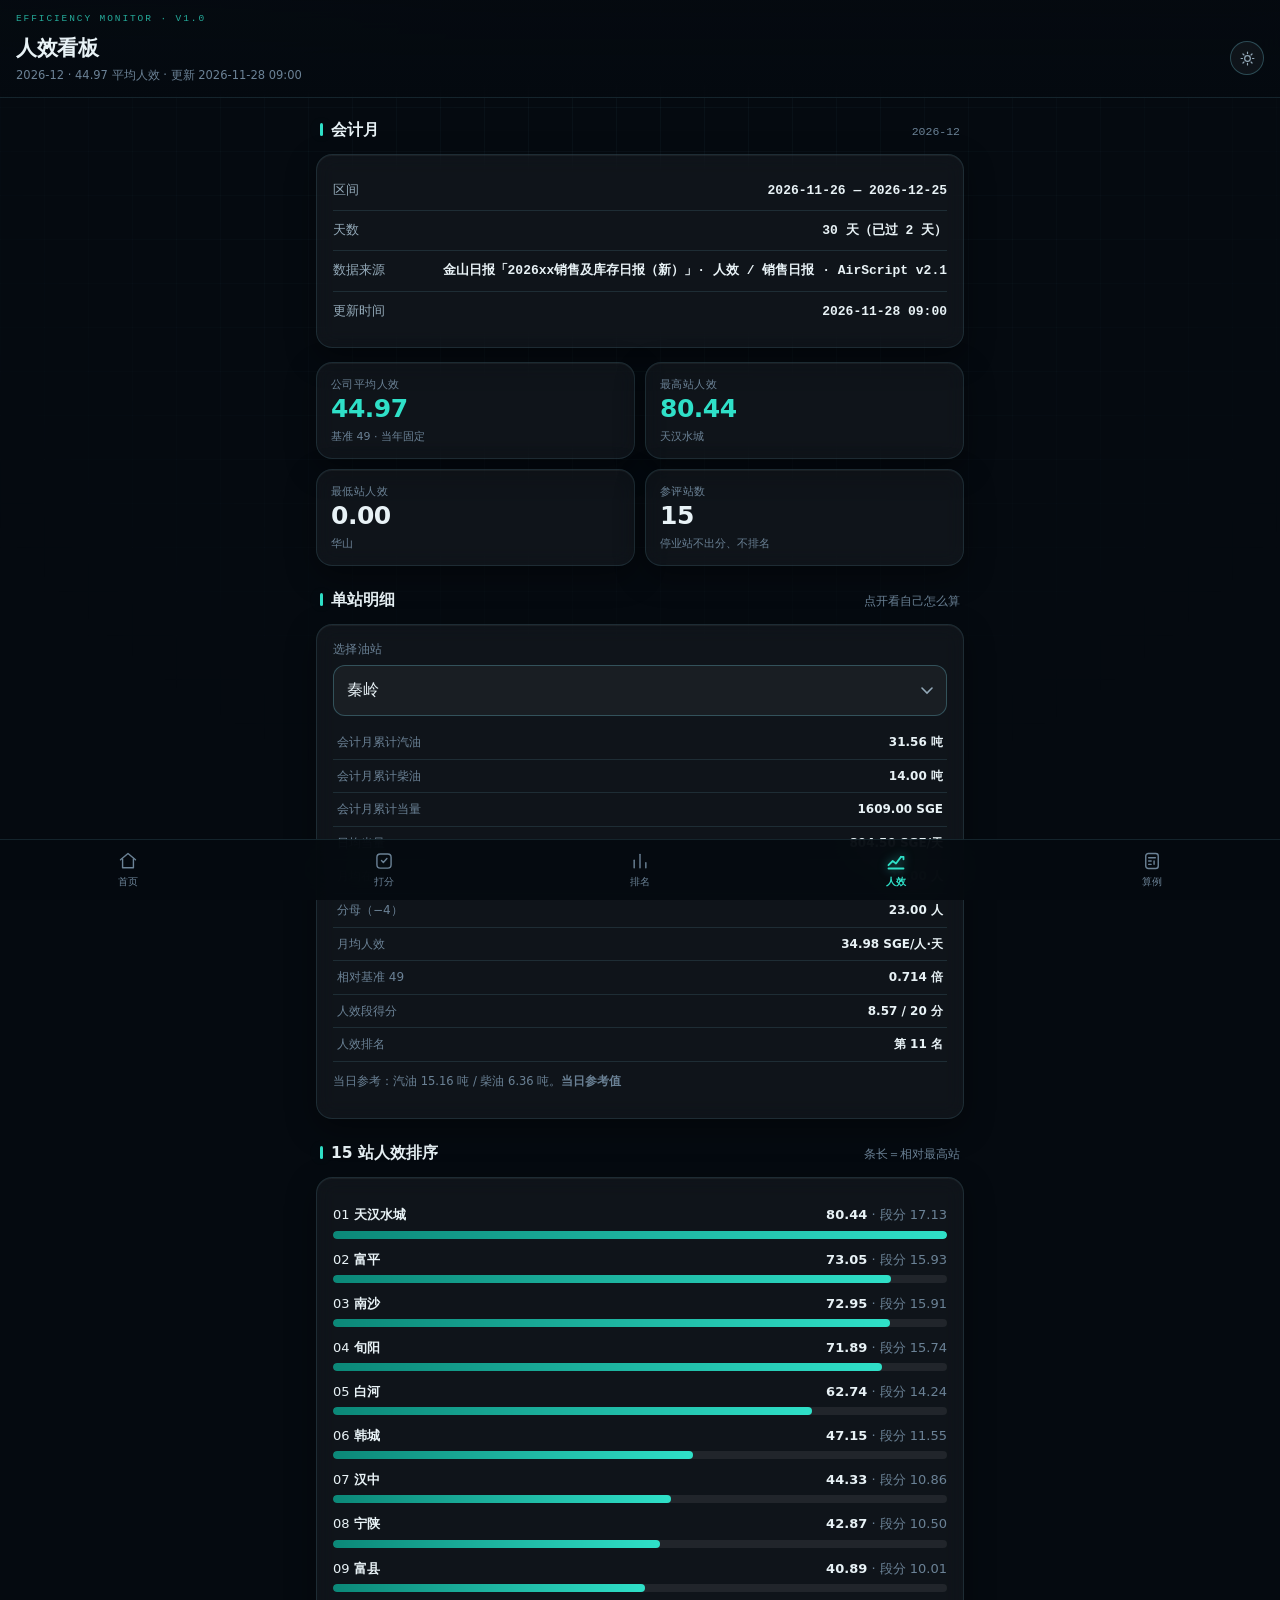
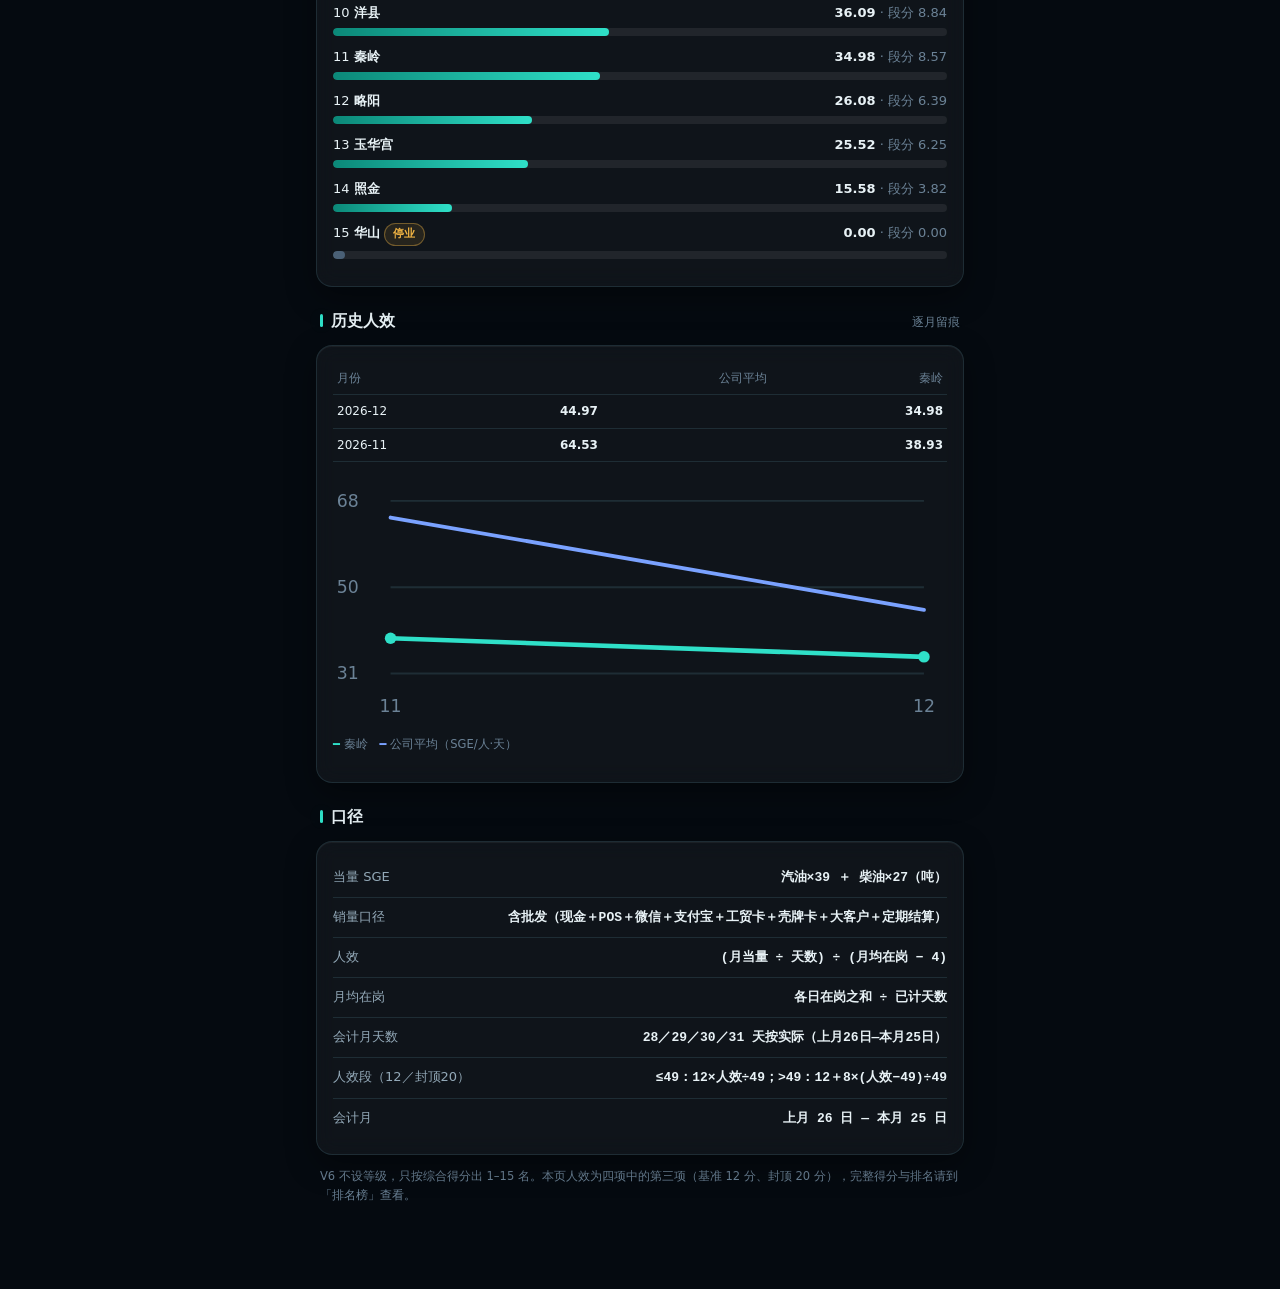
<file: docs/eff.html>
<!DOCTYPE html>
<html lang="zh-CN">
<head>
<meta charset="utf-8">
<meta name="viewport" content="width=device-width, initial-scale=1, viewport-fit=cover">
<meta name="theme-color" content="#050a10">
<title>人效看板 · 目标责任考核</title>
<link rel="stylesheet" href="assets/app.css">
<style>
  .kpi { display:grid; grid-template-columns:repeat(2,1fr); gap:10px; margin-top:14px; }
  .kpi .card { margin:0; padding:13px 14px; }
  .kpi__v { font-size:25px; font-weight:750; letter-spacing:-.5px; line-height:1.25;
            font-variant-numeric:tabular-nums; color:var(--accent); }
  .kpi__v.alt { color:var(--text); }
  .kpi__k { font-size:11px; color:var(--text-3); letter-spacing:.4px; }
  .kpi__s { font-size:11px; color:var(--text-3); margin-top:4px; }
  .bar { margin:11px 0; }
  .bar__top { display:flex; justify-content:space-between; align-items:baseline; gap:8px;
              font-size:13px; margin-bottom:5px; }
  .bar__top b { font-variant-numeric:tabular-nums; font-size:13px; }
  .bar__track { height:8px; border-radius:6px; background:var(--surface-hi); overflow:hidden; }
  .bar__fill { height:100%; border-radius:6px;
               background:linear-gradient(90deg, var(--brand-dim), var(--accent)); }
  .bar.off .bar__fill { background:var(--slate-500); }
  .tbl-mini { width:100%; border-collapse:collapse; font-size:12px; }
  .tbl-mini td { padding:7px 4px; border-bottom:1px solid var(--line); }
  .tbl-mini td:last-child { text-align:right; font-variant-numeric:tabular-nums; }
</style>
</head>
<body>

<header class="appbar">
  <div class="appbar__eyebrow">EFFICIENCY MONITOR · V1.0</div>
  <div class="appbar__row">
    <div>
      <h1 class="appbar__title">人效看板</h1>
      <div class="appbar__sub" id="sub">加载中…</div>
    </div>
    <button class="theme-btn" id="themeBtn" aria-label="切换主题"></button>
  </div>
</header>

<main class="screen" id="app"></main>

<nav id="tabbar"></nav>

<script src="assets/ui.js"></script>
<script src="assets/config.js"></script>
<script src="assets/status.js"></script>
<script>
UI.tabbar('eff');

var D = null;
var CUR = '';

Promise.all([
  fetch('data/efficiency.json', { cache: 'no-cache' }).then(function (r) {
    if (!r.ok) throw new Error('no eff'); return r.json();
  }),
  Status.load()
]).then(function (a) { D = a[0]; boot(); })
  .catch(function () { renderFail(); });

function f(v, n) { return (v == null || isNaN(v)) ? '—' : Number(v).toFixed(n == null ? 2 : n); }
function esc(s) { return UI.esc(s); }

function boot() {
  document.getElementById('sub').textContent =
    (D.month || '') + ' · ' + f(D.company && D.company.avgEff) + ' 平均人效 · 更新 ' + (D.updatedAt || '—');

  var names = (D.stations || []).map(function (x) { return x.name; });
  var saved = localStorage.getItem('kaohe-eff-station');
  CUR = (saved && names.indexOf(saved) >= 0) ? saved : (names[0] || '');
  render();
}

function renderFail() {
  document.getElementById('app').innerHTML =
    '<div class="card" style="margin-top:16px"><div class="sect__head">' +
    '<span class="sect__title">人效数据未就绪</span></div>' +
    '<div class="hint">缺少 <b>data/efficiency.json</b>。由金山日报 AirScript 每日推送，' +
    '或科室运行 <b>python tools/build_efficiency.py --month YYYY-MM</b> 本地生成。</div></div>';
}

function render() {
  var P = D.period || {}, C = D.company || {}, rows = (D.stations || []).slice()
    .sort(function (a, b) { return a.rank - b.rank; });
  var maxEff = C.maxEff || 1;
  var h = '';

  if (D.dataMode === 'baseline') {
    h += '<div class="card" style="margin-top:16px;border-color:var(--no)">' +
      '<div class="sect__head"><span class="sect__title">基准值 · 非实时</span>' +
      '<span class="sect__hint">口径演示</span></div>' +
      '<div class="hint">当前为定稿附录B 日均基准 × 会计月天数，<b>不是当日实际数</b>。' +
      '接入金山日报后由 AirScript 每日覆盖，此处自动变为实时人效。正式考核以推送数据为准。</div></div>';
  }

  /* 会计月 */
  h += '<div class="sect__head" style="margin-top:20px"><span class="sect__title">会计月</span>' +
    '<span class="sect__hint">' + esc(D.month || '') + '</span></div>';
  h += '<section class="card">' +
    '<div class="kv"><span>区间</span><b>' + esc(P.start || '') + ' — ' + esc(P.end || '') + '</b></div>' +
    '<div class="kv"><span>天数</span><b>' + f(P.days, 0) + ' 天' +
      (P.elapsed ? '（已过 ' + f(P.elapsed, 0) + ' 天）' : '') + '</b></div>' +
    '<div class="kv"><span>数据来源</span><b>' + esc(D.source || '') + '</b></div>' +
    '<div class="kv"><span>更新时间</span><b>' + esc(D.updatedAt || '') + '</b></div>' +
    '</section>';

  /* 公司 KPI */
  h += '<div class="kpi">' +
    kpi('公司平均人效', f(C.avgEff), '基准 ' + CFG.hr.benchmark + ' · 当年固定') +
    kpi('最高站人效', f(C.maxEff), topName(rows, 1)) +
    kpi('最低站人效', f(C.minEff), topName(rows, -1), true) +
    kpi('参评站数', f(C.count, 0), '停业站不出分、不排名', true) +
    '</div>';

  /* 选站 */
  h += '<div class="sect__head" style="margin-top:22px"><span class="sect__title">单站明细</span>' +
    '<span class="sect__hint">点开看自己怎么算</span></div>';
  h += '<section class="card"><div class="field"><label>选择油站</label><select id="selSt">' +
    (D.stations || []).map(function (x) {
      return '<option value="' + esc(x.name) + '"' + (x.name === CUR ? ' selected' : '') + '>' +
        esc(x.name) + '</option>';
    }).join('') + '</select></div>' + detail(rows.filter(function (x) { return x.name === CUR; })[0]) + '</section>';

  /* 15 站排行 */
  h += '<div class="sect__head" style="margin-top:22px"><span class="sect__title">15 站人效排序</span>' +
    '<span class="sect__hint">条长＝相对最高站</span></div>';
  h += '<section class="card">';
  rows.forEach(function (s) {
    var off = Status.excluded(s.name, (D.month || '').slice(0, 7));
    h += '<div class="bar' + (off ? ' off' : '') + '">' +
      '<div class="bar__top"><span>' + pad2(s.rank) + ' <b>' + esc(s.name) + '</b>' +
      (off ? ' <span class="tag na">停业</span>' : '') + '</span>' +
      '<span><b>' + f(s.monthEff) + '</b> <span style="color:var(--text-3)">· 段分 ' +
      f(s.effScore) + '</span></span></div>' +
      '<div class="bar__track"><div class="bar__fill" style="width:' +
      Math.max(2, Math.min(100, s.monthEff / maxEff * 100)).toFixed(1) + '%"></div></div></div>';
  });
  h += '</section>';

  /* 历史趋势 */
  h += '<div class="sect__head" style="margin-top:22px"><span class="sect__title">历史人效</span>' +
    '<span class="sect__hint">逐月留痕</span></div>';
  h += trend(D.history || [], CUR);

  /* 口径 */
  h += '<div class="sect__head" style="margin-top:22px"><span class="sect__title">口径</span></div>';
  h += '<section class="card">' +
    '<div class="kv"><span>当量 SGE</span><b>汽油×' + CFG.hr.sgeGas + ' ＋ 柴油×' + CFG.hr.sgeDiesel + '（吨）</b></div>' +
    '<div class="kv"><span>销量口径</span><b>含批发（现金＋POS＋微信＋支付宝＋工贸卡＋壳牌卡＋大客户＋定期结算）</b></div>' +
    '<div class="kv"><span>人效</span><b>(月当量 ÷ 天数) ÷ (月均在岗 − 4)</b></div>' +
    '<div class="kv"><span>月均在岗</span><b>各日在岗之和 ÷ 已计天数</b></div>' +
    '<div class="kv"><span>会计月天数</span><b>28／29／30／31 天按实际（上月26日—本月25日）</b></div>' +
    '<div class="kv"><span>人效段（12／封顶20）</span><b>≤' + CFG.hr.benchmark + '：12×人效÷' + CFG.hr.benchmark + '；&gt;' + CFG.hr.benchmark + '：12＋8×(人效−' + CFG.hr.benchmark + ')÷' + CFG.hr.benchmark + '</b></div>' +
    '<div class="kv"><span>会计月</span><b>上月 26 日 — 本月 25 日</b></div>' +
    '</section>';
  h += '<p class="sect__note" style="margin-top:12px">V6 不设等级，只按综合得分出 1–15 名。' +
    '本页人效为四项中的第三项（基准 12 分、封顶 20 分），完整得分与排名请到「排名榜」查看。</p>';

  document.getElementById('app').innerHTML = h;
  var sel = document.getElementById('selSt');
  if (sel) sel.addEventListener('change', function () {
    CUR = sel.value;
    localStorage.setItem('kaohe-eff-station', CUR);
    render();
    document.getElementById('selSt').scrollIntoView({ block: 'center', behavior: 'smooth' });
  });
}

function kpi(k, v, s, alt) {
  return '<div class="card"><div class="kpi__k">' + k + '</div>' +
    '<div class="kpi__v' + (alt ? ' alt' : '') + '">' + v + '</div>' +
    '<div class="kpi__s">' + esc(s || '') + '</div></div>';
}

function topName(rows, dir) {
  if (!rows.length) return '';
  var s = dir > 0 ? rows[0] : rows[rows.length - 1];
  return s ? s.name : '';
}

function pad2(n) { return (n < 10 ? '0' : '') + n; }

function detail(s) {
  if (!s) return '<div class="hint">暂无该站数据</div>';
  var h = '<table class="tbl-mini" style="margin-top:10px">';
  var kv = [
    ['会计月累计汽油', f(s.monthGas) + ' 吨'],
    ['会计月累计柴油', f(s.monthDiesel) + ' 吨'],
    ['会计月累计当量', f(s.monthSge) + ' SGE'],
    ['日均当量', f(s.daySge) + ' SGE/天'],
    ['月均在岗', f(s.monthlyHead) + ' 人'],
    ['分母（−4）', f(s.denom) + ' 人'],
    ['月均人效', f(s.monthEff) + ' SGE/人·天'],
    ['相对基准 ' + CFG.hr.benchmark, f(s.multiple, 3) + ' 倍'],
    ['人效段得分', f(s.effScore) + ' / ' + CFG.seg.eff.cap + ' 分'],
    ['人效排名', '第 ' + f(s.rank, 0) + ' 名']
  ];
  kv.forEach(function (x) {
    h += '<tr><td style="color:var(--text-3)">' + x[0] + '</td><td><b>' + x[1] + '</b></td></tr>';
  });
  h += '</table>';
  if (s.today) {
    h += '<p class="hint" style="margin-top:10px">当日参考：汽油 ' + f(s.today.gasTon) +
      ' 吨 / 柴油 ' + f(s.today.dieselTon) + ' 吨。<b>' + esc(s.today.note || '') + '</b></p>';
  }
  return h;
}

function trend(H, name) {
  if (!H.length) {
    return '<section class="card"><div class="hint">暂无历史台账。每月核算后由 ' +
      'tools/build_efficiency.py 自动留痕一期。</div></section>';
  }
  var h = '<section class="card">';
  h += '<table class="tbl-mini"><thead><tr><td style="color:var(--text-3)">月份</td>' +
    '<td style="color:var(--text-3);text-align:right">公司平均</td>' +
    '<td style="color:var(--text-3);text-align:right">' + esc(name) + '</td></tr></thead><tbody>';
  H.slice().reverse().forEach(function (x) {
    var v = (x.stations && x.stations[name] != null) ? f(x.stations[name]) : '—';
    h += '<tr><td>' + esc(x.month) + (x.dataMode === 'baseline' ? ' <span class="tag na">基准</span>' : '') +
      '</td><td><b>' + f(x.avgEff) + '</b></td><td><b>' + v + '</b></td></tr>';
  });
  h += '</tbody></table>';

  if (H.length < 2) {
    h += '<p class="hint" style="margin-top:10px">已有 1 期；积累 2 期后自动绘制趋势折线。</p></section>';
    return h;
  }

  var W = 320, HH = 128, L = 30, R = 12, T = 14, B = 24;
  var n = H.length;
  var all = [];
  H.forEach(function (x) {
    all.push(Number(x.avgEff) || 0);
    if (x.stations && x.stations[name] != null) all.push(Number(x.stations[name]) || 0);
  });
  var lo = Math.min.apply(null, all), hi = Math.max.apply(null, all);
  if (hi - lo < 1) { hi += 1; lo -= 1; }
  var pad = (hi - lo) * 0.12; lo -= pad; hi += pad;

  function X(i) { return L + i * (W - L - R) / (n - 1); }
  function Y(v) { return T + (hi - v) / (hi - lo) * (HH - T - B); }

  var p1 = H.map(function (x, i) { return X(i).toFixed(1) + ',' + Y(x.avgEff).toFixed(1); }).join(' ');
  var p2 = H.map(function (x, i) {
    var v = (x.stations && x.stations[name] != null) ? x.stations[name] : x.avgEff;
    return X(i).toFixed(1) + ',' + Y(v).toFixed(1);
  }).join(' ');

  h += '<svg viewBox="0 0 ' + W + ' ' + HH + '" style="width:100%;height:auto;margin-top:12px;overflow:visible">';
  [0, 0.5, 1].forEach(function (t) {
    var y = T + t * (HH - T - B);
    h += '<line x1="' + L + '" y1="' + y + '" x2="' + (W - R) + '" y2="' + y +
      '" style="stroke:var(--line)" stroke-width="1"/>';
    h += '<text x="2" y="' + (y + 3) + '" font-size="9" style="fill:var(--text-3)">' +
      (hi - t * (hi - lo)).toFixed(0) + '</text>';
  });
  H.forEach(function (x, i) {
    h += '<text x="' + X(i) + '" y="' + (HH - 4) + '" font-size="9" text-anchor="middle" ' +
      'style="fill:var(--text-3)">' + esc(String(x.month).slice(5)) + '</text>';
  });
  h += '<polyline points="' + p1 + '" fill="none" stroke-width="2" style="stroke:var(--accent-2)" ' +
    'stroke-linejoin="round" stroke-linecap="round"/>';
  h += '<polyline points="' + p2 + '" fill="none" stroke-width="2.4" style="stroke:var(--accent)" ' +
    'stroke-linejoin="round" stroke-linecap="round"/>';
  H.forEach(function (x, i) {
    var v = (x.stations && x.stations[name] != null) ? x.stations[name] : x.avgEff;
    h += '<circle cx="' + X(i).toFixed(1) + '" cy="' + Y(v).toFixed(1) + '" r="3" ' +
      'style="fill:var(--accent)"/>';
  });
  h += '</svg>';
  h += '<p class="hint" style="margin-top:8px"><span style="color:var(--accent)">━</span> ' +
    esc(name) + '　<span style="color:var(--accent-2)">━</span> 公司平均（SGE/人·天）</p>';
  h += '</section>';
  return h;
}
</script>
</body>
</html>
</file>
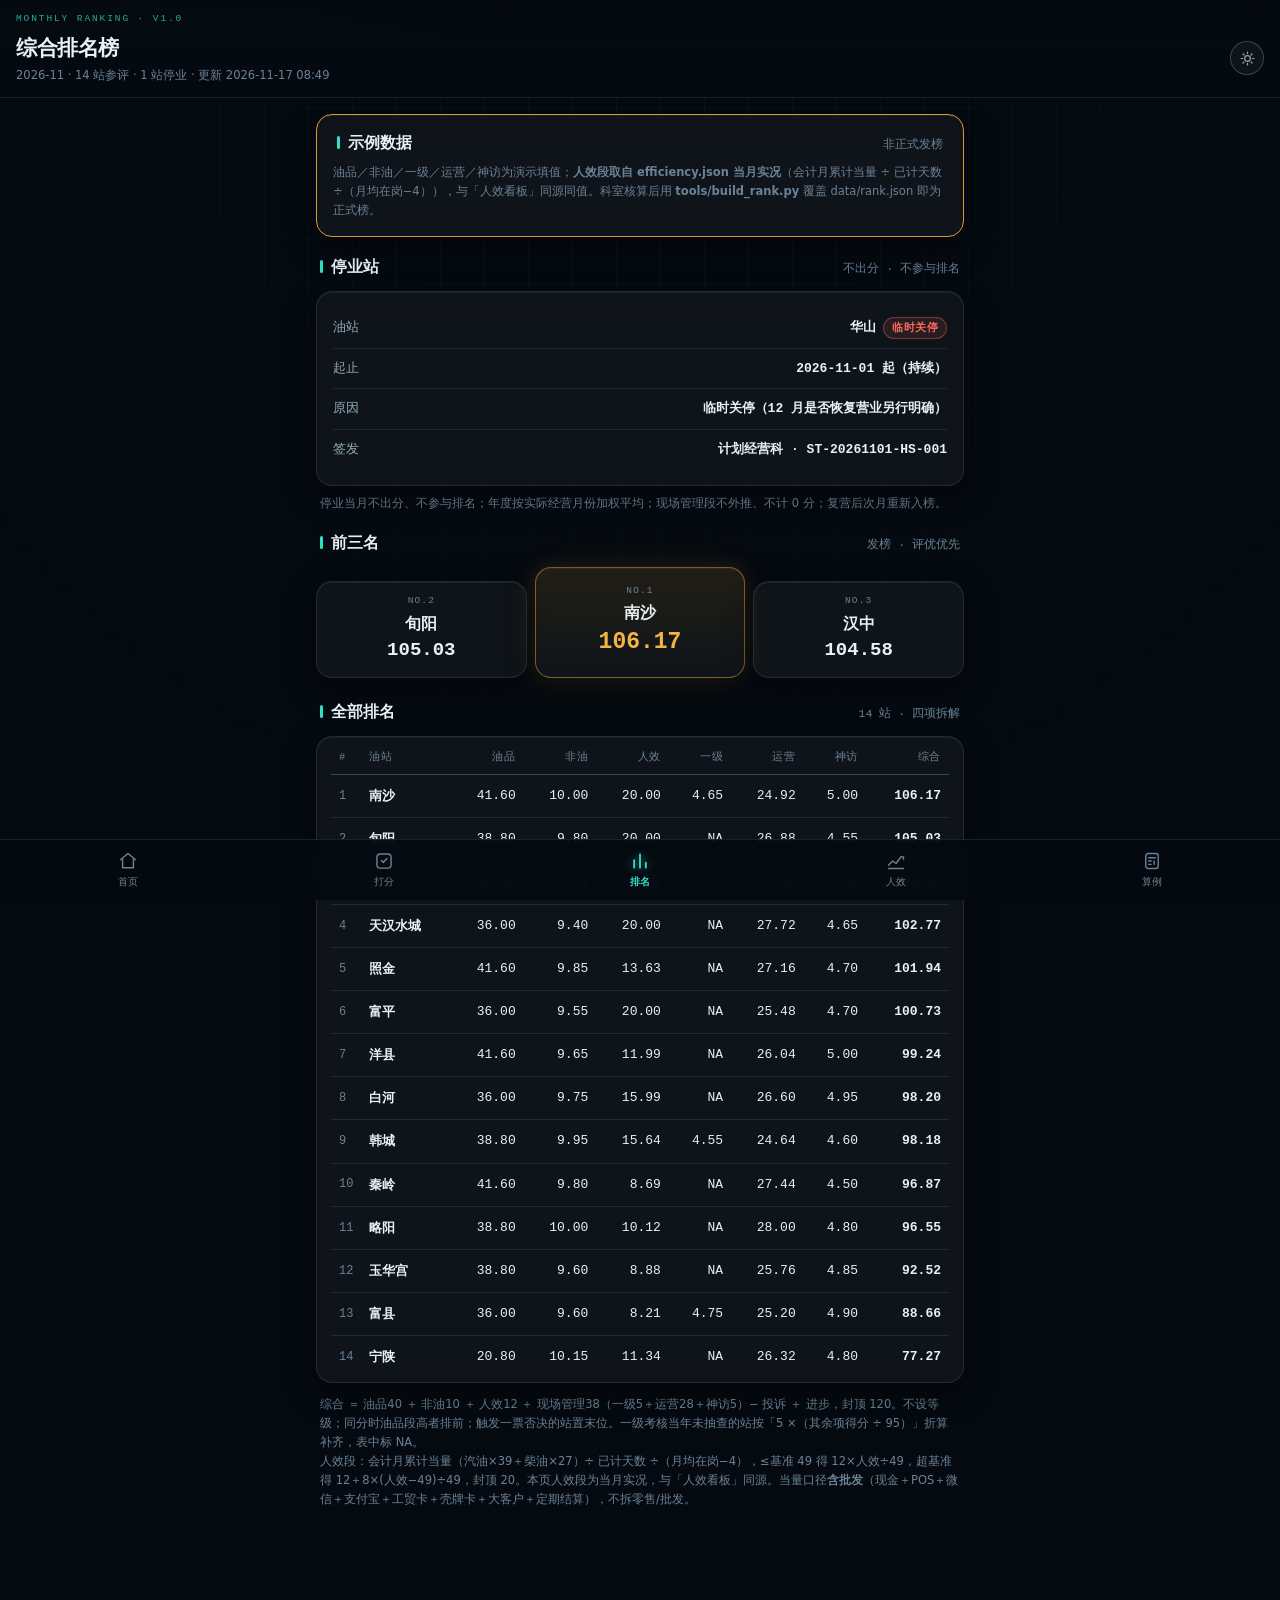
<file: docs/rank.html>
<!DOCTYPE html>
<html lang="zh-CN">
<head>
<meta charset="utf-8">
<meta name="viewport" content="width=device-width, initial-scale=1, viewport-fit=cover">
<meta name="theme-color" content="#050a10">
<title>综合排名榜 · 目标责任考核</title>
<link rel="stylesheet" href="assets/app.css">
</head>
<body>

<header class="appbar">
  <div class="appbar__eyebrow">MONTHLY RANKING · V1.0</div>
  <div class="appbar__row">
    <div>
      <h1 class="appbar__title">综合排名榜</h1>
      <div class="appbar__sub" id="sub">加载中…</div>
    </div>
    <button class="theme-btn" id="themeBtn" aria-label="切换主题"></button>
  </div>
</header>

<main class="screen" id="app"></main>

<nav id="tabbar"></nav>

<script src="assets/ui.js"></script>
<script src="assets/config.js"></script>
<script src="assets/status.js"></script>
<script>
UI.tabbar('rank');

var month = new Date().toISOString().slice(0, 7);

Promise.all([
  fetch('data/rank.json', { cache: 'no-cache' }).then(function (r) {
    if (!r.ok) throw new Error('no rank'); return r.json();
  }),
  Status.load()
]).then(function (all) { render(all[0]); })
  .catch(function () { render(null); });

function n(v) { return (v == null || v === '') ? '—' : Number(v).toFixed(2); }
function two(x) { return (x < 10 ? '0' : '') + x; }

function render(d) {
  var rows = ((d && d.stations) || []).slice();
  var active = [], closed = [];

  rows.forEach(function (s) {
    var st = Status.label(s.name, d && d.month ? d.month.slice(0, 7) : month);
    s._status = st;
    if (Status.excluded(s.name, d && d.month ? d.month.slice(0, 7) : month)) closed.push(s);
    else active.push(s);
  });

  /* 即使本月排名尚未发布，台账里的停业站也要显示 */
  Status.all().forEach(function (r) {
    if (r.active === false) return;
    var m = d && d.month ? d.month.slice(0, 7) : month;
    if (!Status.excluded(r.station, m)) return;
    if (closed.some(function (x) { return x.name === r.station; })) return;
    closed.push({
      name: r.station,
      _status: {
        code: r.status, text: (Status.typeOf(r.status) || {}).label || r.status,
        from: r.from || '', to: r.to || '', reason: r.reason || '',
        operator: r.operator || '', id: r.id || ''
      }
    });
  });

  active.sort(function (a, b) {
    if (!!a.vetoed !== !!b.vetoed) return a.vetoed ? 1 : -1;
    if (b.total !== a.total) return b.total - a.total;
    return (b.oilScore || 0) - (a.oilScore || 0);
  });

  document.getElementById('sub').textContent =
    (d && d.month ? d.month : month) + ' · ' + active.length + ' 站参评' +
    (closed.length ? ' · ' + closed.length + ' 站停业' : '') +
    (d && d.updatedAt ? ' · 更新 ' + d.updatedAt : '');

  var h = '';

  if (d && d.dataMode === 'demo') {
    h += '<div class="card" style="margin-top:16px;border-color:var(--warn,#d89b2b)">' +
      '<div class="sect__head"><span class="sect__title">示例数据</span>' +
      '<span class="sect__hint">非正式发榜</span></div>' +
      '<div class="hint">油品／非油／一级／运营／神访为演示填值；' +
      '<b>人效段取自 efficiency.json 当月实况</b>（会计月累计当量 ÷ 已计天数 ÷（月均在岗−4）），' +
      '与「人效看板」同源同值。科室核算后用 <b>tools/build_rank.py</b> 覆盖 data/rank.json 即为正式榜。</div></div>';
  }

  if (closed.length) {
    h += '<div class="sect__head" style="margin-top:18px"><span class="sect__title">停业站</span>' +
      '<span class="sect__hint">不出分 · 不参与排名</span></div>';
    closed.forEach(function (s) {
      h += '<section class="card"><div class="kv"><span>油站</span><b>' + UI.esc(s.name) +
        ' <span class="tag no">' + UI.esc(s._status ? s._status.text : '停业') + '</span></b></div>';
      h += '<div class="kv"><span>起止</span><b>' + UI.esc(s._status ? s._status.from : '') +
        ' 起' + (s._status && s._status.to ? ' 至 ' + UI.esc(s._status.to) : '（持续）') + '</b></div>';
      h += '<div class="kv"><span>原因</span><b>' + UI.esc(s._status ? s._status.reason : '') + '</b></div>';
      h += '<div class="kv"><span>签发</span><b>' + UI.esc(s._status ? s._status.operator : '') +
        ' · ' + UI.esc(s._status ? s._status.id : '') + '</b></div></section>';
    });
    h += '<p class="sect__note" style="margin-top:8px">停业当月不出分、不参与排名；' +
      '年度按实际经营月份加权平均；现场管理段不外推、不计 0 分；复营后次月重新入榜。</p>';
  }

  if (!active.length) {
    h += '<div class="card" style="margin-top:16px"><div class="sect__head">' +
      '<span class="sect__title">还没有发布排名</span></div>' +
      '<div class="hint">排名数据由计划经营科每月核算后导出至 <b>data/rank.json</b>。</div></div>';
    document.getElementById('app').innerHTML = h;
    return;
  }

  if (active.length >= 3) {
    h += '<div class="sect__head" style="margin-top:18px"><span class="sect__title">前三名</span>' +
      '<span class="sect__hint">发榜 · 评优优先</span></div><div class="podium">';
    [1, 0, 2].forEach(function (i) {
      var s = active[i];
      if (!s) return;
      h += '<div class="podium__item' + (i === 0 ? ' first' : '') + '">' +
        '<div class="podium__rank">NO.' + (i + 1) + '</div>' +
        '<div class="podium__name">' + UI.esc(s.name) + '</div>' +
        '<div class="podium__score">' + n(s.total) + '</div></div>';
    });
    h += '</div>';
  }

  h += '<div class="sect__head" style="margin-top:22px"><span class="sect__title">全部排名</span>' +
    '<span class="sect__hint">' + active.length + ' 站 · 四项拆解</span></div>';
  h += '<section class="card card--flush" style="padding:12px 14px 4px;overflow-x:auto"><table class="tbl"><thead><tr>' +
    '<th style="width:28px">#</th><th>油站</th><th class="num">油品</th><th class="num">非油</th>' +
    '<th class="num">人效</th><th class="num">一级</th><th class="num">运营</th><th class="num">神访</th><th class="num">综合</th>' +
    '</tr></thead><tbody>';

  active.forEach(function (s, i) {
    h += '<tr><td class="rk">' + (i + 1) + '</td>';
    h += '<td><b>' + UI.esc(s.name) + '</b>' + (s.vetoed ? ' <span class="tag no">否决</span>' : '');
    if (s._status && s._status.code !== 'normal') {
      h += ' <span class="tag na">' + UI.esc(s._status.text) + '</span>';
    }
    h += '</td>';
    h += '<td class="num">' + n(s.oilScore) + '</td>';
    h += '<td class="num">' + n(s.nonoilScore) + '</td>';
    h += '<td class="num">' + n(s.effScore) + '</td>';
    h += '<td class="num">' + (s.primaryNA ? 'NA' : n(s.primaryScore)) + '</td>';
    h += '<td class="num">' + n(s.inspectScore) + '</td>';
    h += '<td class="num">' + n(s.mysteryScore) + '</td>';
    h += '<td class="num"><b>' + n(s.total) + '</b></td></tr>';
  });

  h += '</tbody></table></section>';
  h += '<p class="sect__note" style="margin-top:12px">综合 ＝ 油品40 ＋ 非油10 ＋ 人效12 ＋ 现场管理38（一级5＋运营28＋神访5）− 投诉 ＋ 进步，' +
    '封顶 120。不设等级；同分时油品段高者排前；触发一票否决的站置末位。' +
    '一级考核当年未抽查的站按「5 ×（其余项得分 ÷ 95）」折算补齐，表中标 NA。' +
    '<br>人效段：会计月累计当量（汽油×39＋柴油×27）÷ 已计天数 ÷（月均在岗−4），' +
    '≤基准 49 得 12×人效÷49，超基准得 12＋8×(人效−49)÷49，封顶 20。' +
    '本页人效段为当月实况，与「人效看板」同源。' +
    '当量口径<b>含批发</b>（现金＋POS＋微信＋支付宝＋工贸卡＋壳牌卡＋大客户＋定期结算），不拆零售/批发。</p>';

  document.getElementById('app').innerHTML = h;
}
</script>
</body>
</html>
</file>
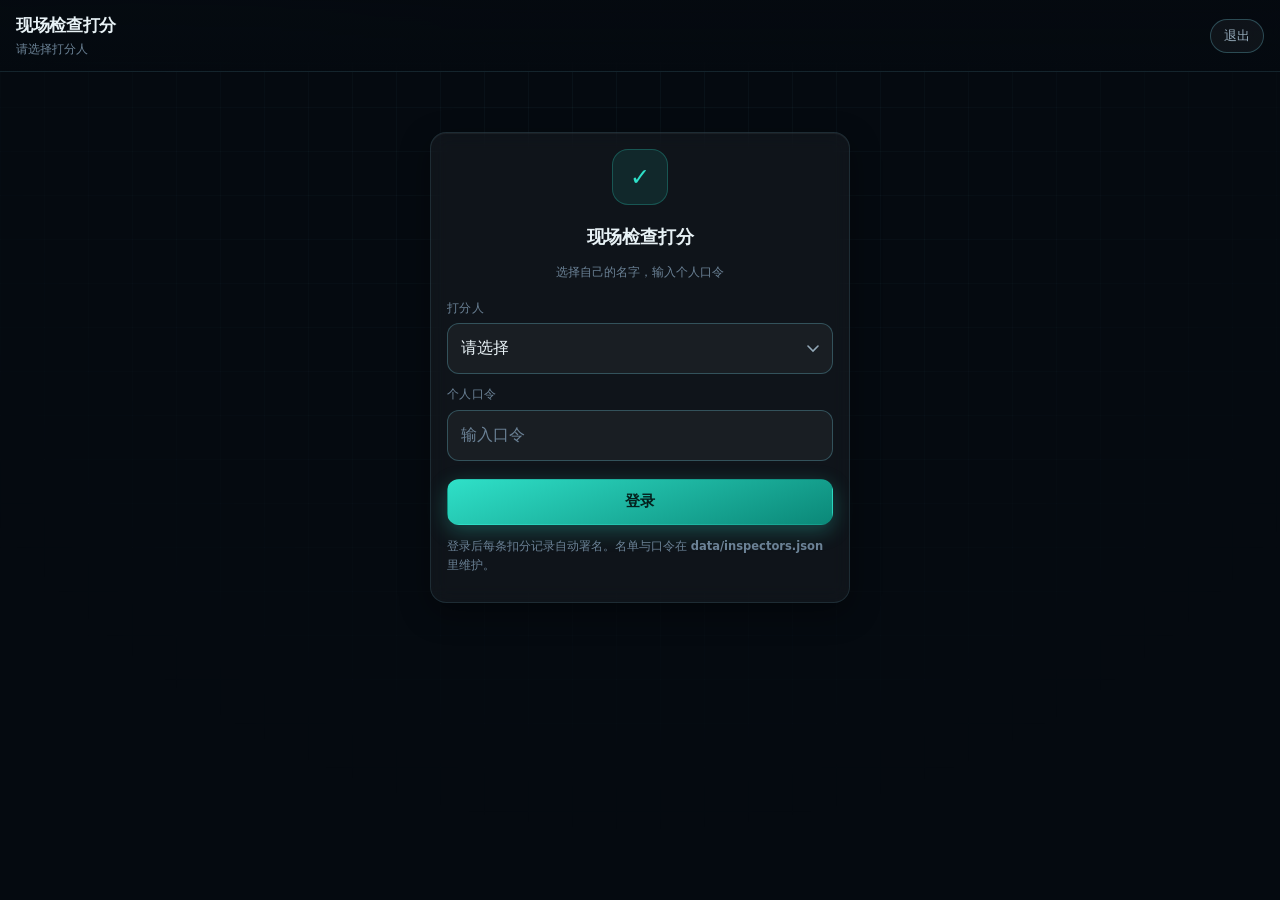
<file: docs/score.html>
<!DOCTYPE html>
<html lang="zh-CN">
<head>
<meta charset="utf-8">
<meta name="viewport" content="width=device-width, initial-scale=1, viewport-fit=cover">
<meta name="theme-color" content="#050a10">
<title>现场检查打分 · 目标责任考核 V1.0</title>
<link rel="stylesheet" href="assets/app.css">
<style>
.login-wrap{max-width:420px;margin:60px auto 0}
.login-logo{width:56px;height:56px;border-radius:16px;display:grid;place-items:center;background:rgba(47,224,200,.1);border:1px solid rgba(47,224,200,.25);color:#2fe0c8;font-size:24px;margin:0 auto 18px}
.deduct{margin-top:10px;padding:12px;border:1px solid rgba(255,107,94,.32);border-radius:var(--r-md);background:rgba(255,107,94,.06);animation:slideDown .2s var(--ease)}
.thumb{width:58px;height:58px;object-fit:cover;border-radius:8px;border:1px solid var(--line)}
.photo-row{display:flex;gap:8px;flex-wrap:wrap;margin-top:9px}
.item-state{font:11px/1 ui-monospace,Consolas,monospace;padding:3px 8px;border-radius:999px;border:1px solid rgba(53,211,154,.35);color:var(--ok);background:rgba(53,211,154,.08)}
.item-state.no{color:var(--no);border-color:rgba(255,107,94,.35);background:rgba(255,107,94,.08)}
.veto-line{display:flex;align-items:center;gap:8px;margin-bottom:6px}
.mini-btn{padding:5px 10px;border:1px solid var(--line-strong);border-radius:8px;background:transparent;color:var(--text-2);font-size:12px;cursor:pointer;min-height:32px}
.mini-btn.on{background:var(--no);border-color:var(--no);color:#fff}
/* 拍照 / 相册两个入口。透明 input 铺满 label，点哪儿都等于点 input 本身
   （不依赖 label[for] 转发，部分 X5 内核转发会失效）。 */
.photo-pick{display:flex;gap:8px;margin-top:2px}
.photo-cap{position:relative;display:inline-flex;align-items:center;justify-content:center;padding:7px 16px;border:1px solid var(--line-strong,rgba(140,170,190,.45));border-radius:8px;color:var(--text-2);font-size:13px;cursor:pointer;min-height:36px;overflow:hidden;-webkit-tap-highlight-color:transparent}
.photo-cap:active{background:rgba(255,255,255,.06)}
.photo-cap input{position:absolute;top:0;left:0;width:100%;height:100%;opacity:0;border:0;padding:0;margin:0;font-size:0;cursor:pointer}
/* 「拍照」现在是 <button>（原生相机），要把浏览器默认的按钮样式清掉才和 label 长得一样 */
button.photo-cap{background:transparent;font-family:inherit;line-height:normal}
/* 原生相机取景。
   ★ 为什么不用 <input capture>：三星浏览器、部分国产内核直接忽略 capture 属性，
     落到系统相册，而相册里没有拍照入口 —— 现场等于拍不了照。
     getUserMedia 不开 Intent，直接开摄像头，各家内核都认；代价是首次要授权一次。 */
.cammask{position:fixed;inset:0;z-index:9999;background:#000;display:none}
.cammask.on{display:block}
.cammask video{position:absolute;inset:0;width:100%;height:100%;object-fit:cover;background:#000}
.cam-top{position:absolute;top:0;left:0;right:0;display:flex;justify-content:space-between;padding:calc(12px + env(safe-area-inset-top)) 14px 14px;background:linear-gradient(rgba(0,0,0,.55),rgba(0,0,0,0))}
.cam-btn{padding:8px 15px;border:1px solid rgba(255,255,255,.35);border-radius:999px;background:rgba(0,0,0,.35);color:#fff;font-size:13px;cursor:pointer;min-height:36px;font-family:inherit}
.cam-btn:active{background:rgba(255,255,255,.2)}
.cam-tip{position:absolute;left:0;right:0;bottom:calc(112px + env(safe-area-inset-bottom));text-align:center;color:rgba(255,255,255,.72);font-size:12px;pointer-events:none;text-shadow:0 1px 3px rgba(0,0,0,.8)}
.cam-bar{position:absolute;left:0;right:0;bottom:0;display:flex;align-items:center;justify-content:center;padding:0 0 calc(26px + env(safe-area-inset-bottom));background:linear-gradient(rgba(0,0,0,0),rgba(0,0,0,.65))}
.cam-shutter{width:72px;height:72px;border-radius:50%;background:#fff;border:4px solid rgba(255,255,255,.45);box-shadow:inset 0 0 0 3px rgba(0,0,0,.35);cursor:pointer;-webkit-tap-highlight-color:transparent}
.cam-shutter:active{transform:scale(.94)}
</style>
</head>
<body>

<header class="appbar appbar--compact">
  <div class="appbar__row">
    <div style="min-width:0">
      <h1 class="appbar__title">现场检查打分</h1>
      <div class="appbar__sub" id="subInfo">四项制 V1.0 · 登录中…</div>
    </div>
    <a class="appbar__action" href="index.html">退出</a>
  </div>
</header>

<main class="screen screen--focus" id="app"></main>

<div class="actionbar" id="actionbar" style="display:none">
  <div class="actionbar__inner">
    <div class="actionbar__stat">
      <div class="actionbar__num"><span id="barScore">100</span><small>折算分 / 100</small></div>
      <div class="actionbar__sub" id="barSub">已扣 0 项</div>
    </div>
    <button class="btn btn--primary" id="btnSubmit">提交</button>
  </div>
</div>

<div class="mask" id="mask"><div class="sheet" id="modal"></div></div>
<div class="toast" id="toast"></div>

<script src="assets/ui.js"></script>
<script src="assets/config.js"></script>
<script src="assets/engine.js"></script>
<script src="assets/store.js"></script>
<!-- Excel / Zip 组件共约 1MB：改为登录后按需加载，登录页不再等待 -->
<script src="assets/score.js"></script>
</body>
</html>
</file>
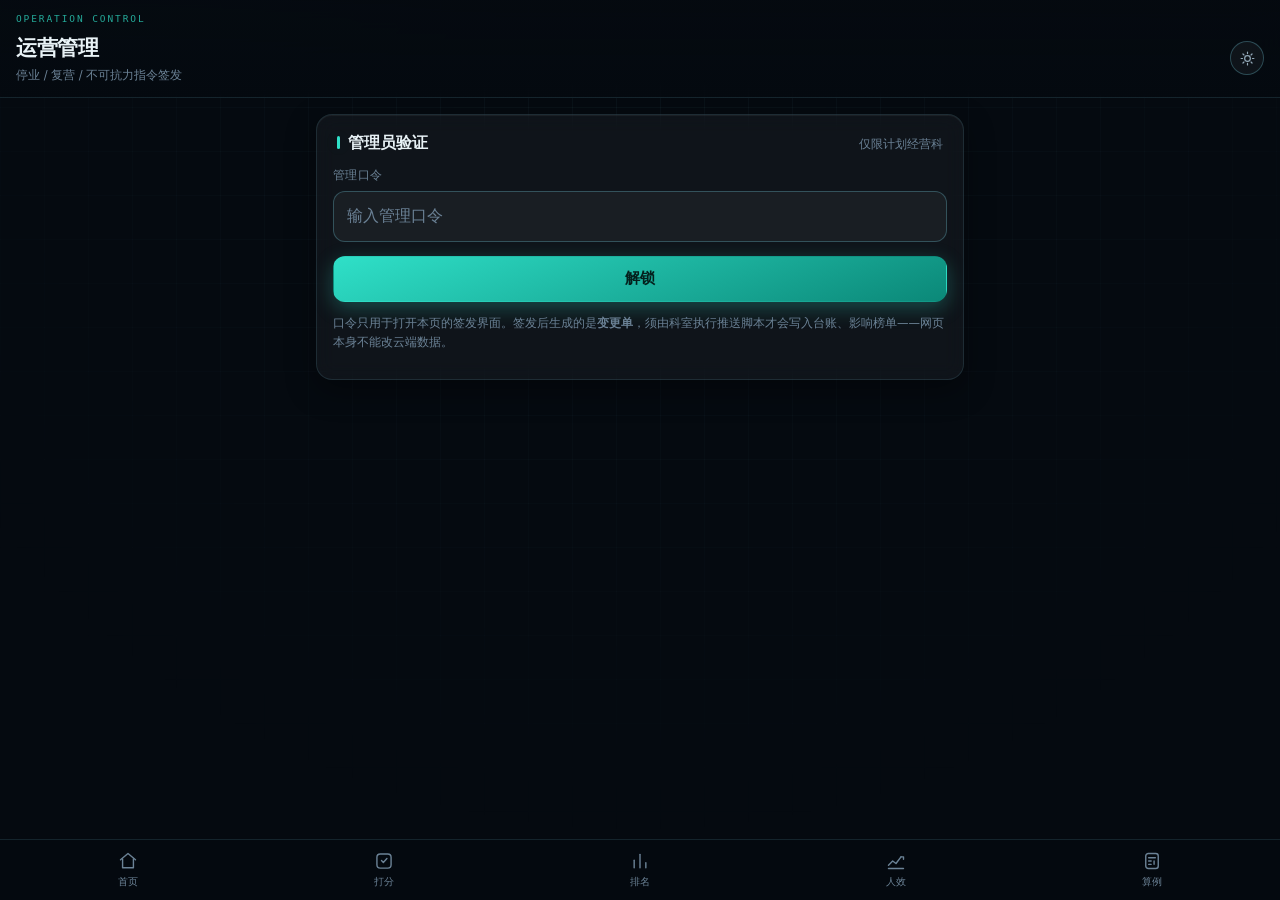
<file: docs/status.html>
<!DOCTYPE html>
<html lang="zh-CN">
<head>
<meta charset="utf-8">
<meta name="viewport" content="width=device-width, initial-scale=1, viewport-fit=cover">
<meta name="theme-color" content="#050a10">
<title>运营管理 · 综合考核工作台</title>
<link rel="stylesheet" href="assets/app.css">
</head>
<body>

<header class="appbar">
  <div class="appbar__eyebrow">OPERATION CONTROL</div>
  <div class="appbar__row">
    <div style="min-width:0">
      <h1 class="appbar__title">运营管理</h1>
      <div class="appbar__sub" id="subInfo">停业 / 复营 / 不可抗力指令签发</div>
    </div>
    <button class="theme-btn" id="themeBtn" aria-label="切换主题"></button>
  </div>
</header>

<main class="screen">

  <!-- 未解锁 -->
  <section class="card" id="lockCard" style="margin-top:16px">
    <div class="sect__head" style="margin-bottom:10px">
      <span class="sect__title">管理员验证</span><span class="sect__hint">仅限计划经营科</span>
    </div>
    <div class="field">
      <label>管理口令</label>
      <input type="password" id="pass" placeholder="输入管理口令" autocomplete="off">
    </div>
    <button class="btn btn--primary btn--block" id="btnUnlock" style="margin-top:14px">解锁</button>
    <p class="hint" style="margin-top:12px">
      口令只用于打开本页的签发界面。签发后生成的是<b>变更单</b>，须由科室执行推送脚本才会写入台账、影响榜单——网页本身不能改云端数据。
    </p>
  </section>

  <!-- 已解锁 -->
  <div id="panel" style="display:none">

    <section class="card">
      <div class="sect__head" style="margin-bottom:10px">
        <span class="sect__title">签发指令</span><span class="sect__hint" id="whoTag"></span>
      </div>

      <div class="field"><label>油站</label><select id="fStation"></select></div>

      <div class="field"><label>状态类型</label><select id="fStatus">
        <option value="temp_closed">临时关停（当月不出分、不排名）</option>
        <option value="partial">部分停业（按实际经营天数折算）</option>
        <option value="force_majeure">不可抗力（剔除受影响天数）</option>
        <option value="reopened">复营（次月重新入榜）</option>
        <option value="normal">恢复正常营业</option>
      </select></div>

      <div class="field"><label>起始日期</label><input type="date" id="fFrom"></div>
      <div class="field"><label>结束日期（留空＝持续有效，复营时再下指令关闭）</label><input type="date" id="fTo"></div>
      <div class="field" id="daysField"><label>当月实际经营天数（部分停业／不可抗力时填）</label><input type="text" id="fDays" inputmode="numeric" placeholder="如 22"></div>
      <div class="field"><label>原因 / 依据</label><input type="text" id="fReason" placeholder="如 站区改造临时关停"></div>
      <div class="field"><label>佐证材料说明</label><input type="text" id="fEvidence" placeholder="如 公司停业通知 / 封路公告编号"></div>
      <div class="field"><label>签发人</label><input type="text" id="fOperator" placeholder="姓名或岗位"></div>

      <button class="btn btn--primary btn--block" id="btnIssue" style="margin-top:16px">生成变更单</button>
      <p class="hint" style="margin-top:10px">同一站点后签发的指令自动覆盖此前状态；历史记录完整保留，可追溯。</p>
    </section>

    <div id="preview"></div>

    <div class="sect__head" style="margin-top:22px">
      <span class="sect__title">当前台账</span><span class="sect__hint" id="cnt"></span>
    </div>
    <div id="ledger"></div>

    <div class="sect__head" style="margin-top:22px"><span class="sect__title">生效规则</span></div>
    <section class="card">
      <div class="kv"><span>临时关停</span><b>当月不出分、不参与排名，榜单标注「停业」</b></div>
      <div class="kv"><span>年度兑现</span><b>按实际经营月份加权平均</b></div>
      <div class="kv"><span>现场管理段</span><b>停业期不外推、不计 0 分</b></div>
      <div class="kv"><span>复营</span><b>次月重新入榜，停业期不补算、不沿用</b></div>
      <div class="kv kv--total"><span>生效方式</span><b>变更单 → 科室执行推送脚本</b></div>
    </section>

    <div class="card" style="margin-top:14px">
      <div class="hint">不想走「下载变更单 + 推送」两步？用 <a href="direct.html" style="color:var(--brand)"><b>直推客户端</b></a>，
      填一次令牌后本机直接写云端台账，不依赖任何服务器。</div>
    </div>

    <div class="warn" style="margin-top:14px">
      本页的管理口令写在前端代码里，只防误操作、不防有心人。真正的安全边界是最后那一步——<b>变更单必须科室人工确认并推送</b>。任何人在网页上点「生成」都不会直接改榜单。
    </div>
  </div>

</main>

<nav id="tabbar"></nav>

<script src="assets/ui.js"></script>
<script src="assets/config.js"></script>
<script src="assets/status.js"></script>
<script>
UI.tabbar('');

/* 管理口令：仅 UI 锁。真正生效需科室推送变更单。 */
var ADMIN_PASS = 'KH-ADMIN-2027';
var UNLOCK_KEY = 'kaohe-admin-unlocked';

var STATIONS = CFG.stations;
var sel = document.getElementById('fStation');
STATIONS.forEach(function (s) {
  var o = document.createElement('option'); o.value = s; o.textContent = s; sel.appendChild(o);
});

var today = new Date();
function iso(d) {
  return d.getFullYear() + '-' + ('0' + (d.getMonth() + 1)).slice(-2) + '-' + ('0' + d.getDate()).slice(-2);
}
document.getElementById('fFrom').value = iso(today);
document.getElementById('fOperator').value = localStorage.getItem('lastOperator') || '';

function showPanel() {
  document.getElementById('lockCard').style.display = 'none';
  document.getElementById('panel').style.display = 'block';
  document.getElementById('whoTag').textContent = '已解锁';
  renderLedger();
}

document.getElementById('btnUnlock').addEventListener('click', function () {
  var v = document.getElementById('pass').value.trim();
  if (v !== ADMIN_PASS) { UI.toast('口令不正确'); return; }
  sessionStorage.setItem(UNLOCK_KEY, '1');
  showPanel();
});
document.getElementById('pass').addEventListener('keydown', function (e) {
  if (e.key === 'Enter') document.getElementById('btnUnlock').click();
});
if (sessionStorage.getItem(UNLOCK_KEY) === '1') showPanel();

document.getElementById('fStatus').addEventListener('change', function () {
  document.getElementById('daysField').style.display =
    (this.value === 'partial' || this.value === 'force_majeure') ? 'block' : 'none';
});

function two(n) { return (n < 10 ? '0' : '') + n; }

function makeId() {
  var d = new Date();
  return 'ST-' + d.getFullYear() + two(d.getMonth() + 1) + two(d.getDate()) +
    '-' + two(d.getHours()) + two(d.getMinutes()) + two(d.getSeconds());
}

document.getElementById('btnIssue').addEventListener('click', function () {
  var station = sel.value;
  var status = document.getElementById('fStatus').value;
  var from = document.getElementById('fFrom').value;
  var to = document.getElementById('fTo').value;
  var reason = document.getElementById('fReason').value.trim();
  var evidence = document.getElementById('fEvidence').value.trim();
  var operator = document.getElementById('fOperator').value.trim();
  var daysRaw = document.getElementById('fDays').value.trim();

  var problems = [];
  if (!station) problems.push('未选择油站');
  if (!from) problems.push('未填起始日期');
  if (!reason) problems.push('未填原因／依据');
  if (!operator) problems.push('未填签发人');
  if (to && to < from) problems.push('结束日期早于起始日期');
  if ((status === 'partial' || status === 'force_majeure') && !daysRaw) {
    problems.push('部分停业／不可抗力需填当月实际经营天数');
  }
  if (problems.length) {
    document.getElementById('preview').innerHTML = '<div class="err">' + problems.map(UI.esc).join('<br>') + '</div>';
    return;
  }

  var d = new Date();
  var rec = {
    id: makeId(),
    station: station,
    status: status,
    from: from,
    to: to || null,
    reason: reason,
    affectedDays: daysRaw !== '' ? Number(daysRaw) : null,
    operator: operator,
    setAt: d.getFullYear() + '-' + two(d.getMonth() + 1) + '-' + two(d.getDate()) + ' ' +
           two(d.getHours()) + ':' + two(d.getMinutes()),
    evidence: evidence,
    active: true
  };
  localStorage.setItem('lastOperator', operator);

  var t = Status.typeOf(status) || { label: status, desc: '' };
  var h = '<div class="sect__head" style="margin-top:22px"><span class="sect__title">变更单已生成</span>' +
    '<span class="sect__hint">' + UI.esc(rec.id) + '</span></div><section class="card">';
  h += '<div class="kv"><span>油站</span><b>' + UI.esc(station) + '</b></div>';
  h += '<div class="kv"><span>状态</span><b>' + UI.esc(t.label) + '</b></div>';
  h += '<div class="kv"><span>期间</span><b>' + UI.esc(from) + ' 起' + (to ? ' 至 ' + UI.esc(to) : '（持续）') + '</b></div>';
  h += '<div class="kv"><span>原因</span><b>' + UI.esc(reason) + '</b></div>';
  h += '<div class="kv"><span>签发人</span><b>' + UI.esc(operator) + '</b></div>';
  h += '<div class="kv kv--total"><span>生效</span><b>待科室推送</b></div>';
  h += '</section>';
  h += '<div class="card"><div class="hint" style="margin-bottom:10px">' + UI.esc(t.desc) + '</div>';
  h += '<button class="btn btn--primary btn--block" id="btnDownload">① 下载变更单</button>';
  h += '<button class="btn btn--ghost btn--block" id="btnCopy" style="margin-top:10px">① 或复制文本（手机上发给科室）</button>';
  h += '<div class="warn" style="margin-top:14px">' +
    '<b>还没生效。</b>变更单只是一张指令，接下来二选一：<br>' +
    '<b>在科室电脑上</b>：双击桌面 <b>status_push.bat</b>，脚本会自动从「下载」目录捡走刚下载的文件并推送；<br>' +
    '<b>手机上 / 不在电脑前</b>：点上面「复制文本」，直接粘贴发给我，我代推。<br>' +
    '约 1 分钟后全网生效，首页与排名榜会显示新状态。</div></div>';
  document.getElementById('preview').innerHTML = h;

  document.getElementById('btnCopy').addEventListener('click', function () {
    var text = JSON.stringify(rec, null, 2);
    function fallback() {
      var ta = document.createElement('textarea');
      ta.value = text;
      ta.style.position = 'fixed'; ta.style.opacity = '0';
      document.body.appendChild(ta); ta.select();
      try { document.execCommand('copy'); UI.toast('已复制，粘贴发给科室即可'); }
      catch (e) { UI.toast('复制失败，请改用下载'); }
      ta.remove();
    }
    if (navigator.clipboard && navigator.clipboard.writeText) {
      navigator.clipboard.writeText(text).then(function () {
        UI.toast('已复制，粘贴发给科室即可');
      }).catch(fallback);
    } else fallback();
  });

  document.getElementById('btnDownload').addEventListener('click', function () {
    var blob = new Blob([JSON.stringify(rec, null, 2)], { type: 'application/json;charset=utf-8' });
    var a = document.createElement('a');
    a.href = URL.createObjectURL(blob);
    a.download = rec.id + '.json';
    document.body.appendChild(a); a.click();
    setTimeout(function () { URL.revokeObjectURL(a.href); a.remove(); }, 1000);
    UI.toast('已下载：' + rec.id + '.json');
  });
});

Status.load().then(function () { if (document.getElementById('panel').style.display !== 'none') renderLedger(); });

function renderLedger() {
  var box = document.getElementById('ledger');
  var list = Status.all();
  document.getElementById('cnt').textContent = list.length + ' 条';
  if (!list.length) { box.innerHTML = '<div class="card"><div class="hint">台账为空。</div></div>'; return; }
  var h = '';
  list.forEach(function (r) {
    var t = Status.typeOf(r.status) || { label: r.status };
    h += '<section class="card">';
    h += '<div class="kv"><span>油站</span><b>' + UI.esc(r.station) + '</b></div>';
    h += '<div class="kv"><span>状态</span><b><span class="tag' +
      (r.status === 'temp_closed' ? ' no' : ' ok') + '">' + UI.esc(t.label) + '</span></b></div>';
    h += '<div class="kv"><span>期间</span><b>' + UI.esc(r.from || '') + ' 起' +
      (r.to ? ' 至 ' + UI.esc(r.to) : '（持续）') + '</b></div>';
    h += '<div class="kv"><span>原因</span><b>' + UI.esc(r.reason || '') + '</b></div>';
    h += '<div class="kv"><span>签发</span><b>' + UI.esc(r.operator || '') + ' · ' + UI.esc(r.setAt || '') + '</b></div>';
    h += '<div class="kv"><span>编号</span><b>' + UI.esc(r.id || '') + '</b></div>';
    h += '</section>';
  });
  box.innerHTML = h;
}
</script>
</body>
</html>
</file>
<file: docs/assets/app.css>
/* ============================================================
   加油站综合考核工作台 · 移动端设计系统 v2「科技暗色」
   层级：1 原始值  2 语义  3 组件
   默认暗色（科技感），[data-theme="light"] 切日间（户外强光用）
   ============================================================ */

:root {
  /* ---------- 1 原始值 ---------- */
  --c-white: #ffffff;
  --ink-950: #050a10;
  --ink-900: #070e16;
  --ink-800: #0b151f;
  --ink-700: #101d29;
  --ink-600: #16283a;
  --ink-500: #1e3547;
  --ink-400: #2b4a5f;

  --teal-300: #7ff0dc;
  --teal-400: #2fe0c8;
  --teal-500: #12b39e;
  --teal-600: #0b8878;

  --blue-400: #7aa2ff;
  --blue-500: #4b7bf5;

  --green-400: #35d39a;
  --green-500: #16a877;
  --red-400: #ff6b5e;
  --red-500: #d94a3d;
  --amber-400: #f2b544;
  --amber-500: #c98f22;

  --slate-100: #e8f2f6;
  --slate-200: #c3d4de;
  --slate-300: #93a9b8;
  --slate-400: #6b8296;
  --slate-500: #4a6076;

  /* ---------- 2 语义（暗色默认） ---------- */
  --bg: var(--ink-950);
  --bg-2: var(--ink-900);
  --surface: rgba(255, 255, 255, .045);
  --surface-solid: var(--ink-800);
  --surface-hi: rgba(255, 255, 255, .075);
  --overlay: rgba(3, 8, 13, .72);

  --line: rgba(120, 200, 220, .14);
  --line-hi: rgba(120, 220, 235, .28);

  --text: var(--slate-100);
  --text-2: var(--slate-300);
  --text-3: var(--slate-400);

  --brand: var(--teal-400);
  --brand-dim: var(--teal-600);
  --on-brand: #04211d;

  --accent: var(--teal-400);
  --accent-2: var(--blue-400);

  --ok: var(--green-400);
  --no: var(--red-400);
  --na: var(--amber-400);

  --glow: 0 0 0 1px rgba(47, 224, 200, .32), 0 0 22px rgba(47, 224, 200, .18);
  --glow-soft: 0 0 18px rgba(47, 224, 200, .12);

  /* ---------- 间距 / 圆角 / 阴影 ---------- */
  --s1: 4px; --s2: 8px; --s3: 12px; --s4: 16px;
  --s5: 20px; --s6: 24px; --s8: 32px;

  --r-sm: 8px; --r-md: 12px; --r-lg: 16px; --r-xl: 20px; --r-full: 999px;

  --sh-1: 0 1px 0 rgba(255, 255, 255, .04) inset;
  --sh-2: 0 8px 28px rgba(0, 0, 0, .45);
  --sh-card: 0 1px 0 rgba(255, 255, 255, .05) inset, 0 10px 30px rgba(0, 0, 0, .38);

  /* ---------- 字体 ---------- */
  --font: -apple-system, BlinkMacSystemFont, "PingFang SC", "HarmonyOS Sans SC",
          "Microsoft YaHei", "Segoe UI", system-ui, sans-serif;
  --font-mono: "SF Mono", ui-monospace, "JetBrains Mono", "Cascadia Mono", Consolas, monospace;

  --fs-h1: 21px; --fs-h2: 15.5px; --fs-body: 15px; --fs-sm: 13px; --fs-xs: 11.5px;

  --d-fast: 120ms; --d-base: 220ms;
  --ease: cubic-bezier(.22, 1, .36, 1);

  --tabbar-h: 60px;
  --safe-b: env(safe-area-inset-bottom, 0px);
}

/* ---------- 日间模式（户外强光） ---------- */
[data-theme="light"] {
  --bg: #eef3f7;
  --bg-2: #ffffff;
  --surface: #ffffff;
  --surface-solid: #ffffff;
  --surface-hi: #e8eef4;
  --overlay: rgba(10, 26, 38, .5);

  --line: #dbe4ec;
  --line-hi: #c3d2de;

  --text: #0b2230;
  --text-2: #4a6274;
  --text-3: #71879a;

  --brand: #0b6b5f;
  --brand-dim: #0b6b5f;
  --on-brand: #ffffff;

  --accent: #0b6b5f;
  --accent-2: #2f5fd0;

  --ok: #0f7a55;
  --no: #c0392b;
  --na: #a06f12;

  --glow: 0 0 0 1px rgba(11, 107, 95, .22), 0 4px 16px rgba(11, 107, 95, .1);
  --glow-soft: none;

  --sh-1: none;
  --sh-2: 0 6px 20px rgba(10, 40, 60, .1);
  --sh-card: 0 1px 2px rgba(10, 40, 60, .06), 0 6px 18px rgba(10, 40, 60, .06);
}

*, *::before, *::after { box-sizing: border-box; -webkit-tap-highlight-color: transparent; }
html { -webkit-text-size-adjust: 100%; }

body {
  margin: 0;
  min-height: 100vh;
  background: var(--bg);
  color: var(--text);
  font-family: var(--font);
  font-size: var(--fs-body);
  line-height: 1.55;
  -webkit-font-smoothing: antialiased;
  overscroll-behavior-y: none;
  position: relative;
}

/* 背景网格 + 光晕（科技感底子） */
body::before {
  content: "";
  position: fixed; inset: 0; z-index: -2; pointer-events: none;
  background-image:
    repeating-linear-gradient(0deg, rgba(120, 200, 220, .05) 0 1px, transparent 1px 44px),
    repeating-linear-gradient(90deg, rgba(120, 200, 220, .05) 0 1px, transparent 1px 44px);
  mask-image: radial-gradient(circle at 50% 0%, #000 0%, transparent 78%);
  -webkit-mask-image: radial-gradient(circle at 50% 0%, #000 0%, transparent 78%);
}
body::after {
  content: "";
  position: fixed; inset: -20% -20% auto -20%; height: 70vh; z-index: -1; pointer-events: none;
  background:
    radial-gradient(42% 46% at 22% 8%, rgba(47, 224, 200, .16), transparent 70%),
    radial-gradient(38% 40% at 82% 0%, rgba(122, 162, 255, .14), transparent 72%);
  filter: blur(6px);
}
[data-theme="light"] body::before { opacity: .5; }
[data-theme="light"] body::after { display: none; }

a { color: var(--brand); text-decoration: none; }
button, input, select, textarea { font: inherit; color: inherit; }
h1, h2, h3, h4 { margin: 0; font-weight: 600; letter-spacing: -.01em; }

.sr-only {
  position: absolute; width: 1px; height: 1px; padding: 0; margin: -1px;
  overflow: hidden; clip: rect(0 0 0 0); white-space: nowrap; border: 0;
}

.num { font-family: var(--font-mono); font-variant-numeric: tabular-nums; }

/* ============================================================
   布局
   ============================================================ */
.screen {
  max-width: 680px; margin: 0 auto; padding: 0 var(--s4);
  padding-bottom: calc(var(--tabbar-h) + var(--safe-b) + var(--s6));
}
.screen--focus { padding-bottom: calc(84px + var(--safe-b)); }

/* ============================================================
   顶栏
   ============================================================ */
.appbar {
  position: sticky; top: 0; z-index: 50;
  padding: calc(env(safe-area-inset-top, 0px) + 12px) var(--s4) 12px;
  background: linear-gradient(180deg, rgba(5, 10, 16, .96), rgba(5, 10, 16, .82));
  backdrop-filter: blur(18px); -webkit-backdrop-filter: blur(18px);
  border-bottom: 1px solid var(--line);
}
[data-theme="light"] .appbar {
  background: linear-gradient(180deg, rgba(255, 255, 255, .97), rgba(255, 255, 255, .88));
}
.appbar__row { display: flex; align-items: center; gap: var(--s3); }
.appbar__eyebrow {
  font-family: var(--font-mono); font-size: 9.5px; letter-spacing: .2em;
  color: var(--brand); opacity: .75; margin-bottom: 5px; font-weight: 500;
}
.appbar__title { font-size: var(--fs-h1); font-weight: 600; letter-spacing: -.02em; }
.appbar__sub { font-size: var(--fs-xs); color: var(--text-3); margin-top: 3px; }
.appbar__row > div:first-child { flex: 1; min-width: 0; }
.appbar__action {
  flex: 0 0 auto;
  font-size: var(--fs-sm); color: var(--text-2);
  border: 1px solid var(--line-hi); border-radius: var(--r-full);
  padding: 6px 13px; white-space: nowrap;
  background: var(--surface);
}
.appbar__action:active { background: var(--surface-hi); }
.appbar--compact .appbar__title { font-size: 17px; }

.theme-btn {
  flex: 0 0 auto; width: 34px; height: 34px; border-radius: var(--r-full);
  border: 1px solid var(--line-hi); background: var(--surface);
  color: var(--text-2); display: grid; place-items: center; cursor: pointer;
}
.theme-btn svg { width: 17px; height: 17px; }

/* ============================================================
   卡片
   ============================================================ */
.card {
  position: relative;
  background: var(--surface);
  border: 1px solid var(--line);
  border-radius: var(--r-lg);
  padding: var(--s4);
  margin-top: var(--s3);
  box-shadow: var(--sh-card);
  backdrop-filter: blur(10px); -webkit-backdrop-filter: blur(10px);
}
.card--flush { padding: 0; overflow: hidden; }

.sect { margin-top: var(--s5); }
.sect__head {
  display: flex; align-items: baseline; justify-content: space-between;
  gap: var(--s3); margin-bottom: var(--s2); padding: 0 var(--s1);
}
.sect__title { font-size: var(--fs-h2); font-weight: 600; }
.sect__title::before {
  content: ""; display: inline-block; width: 3px; height: 13px;
  background: var(--brand); border-radius: 2px; margin-right: 8px;
  vertical-align: -1px; box-shadow: var(--glow-soft);
}
.sect__hint { font-size: var(--fs-xs); color: var(--text-3); font-family: var(--font-mono); }
.sect__note { font-size: var(--fs-xs); color: var(--text-3); padding: 0 var(--s1); line-height: 1.65; }

/* ============================================================
   Hero
   ============================================================ */
.hero {
  position: relative; overflow: hidden;
  margin-top: var(--s3); padding: var(--s5);
  border-radius: var(--r-xl);
  background:
    linear-gradient(160deg, rgba(47, 224, 200, .14), rgba(122, 162, 255, .08) 46%, transparent 72%),
    var(--ink-800);
  border: 1px solid var(--line-hi);
  box-shadow: var(--sh-card), 0 0 40px rgba(47, 224, 200, .1);
}
[data-theme="light"] .hero {
  background: linear-gradient(160deg, #ffffff, #eff6f9);
  border-color: #cfe0e9;
}
.hero::before {
  content: ""; position: absolute; right: -40px; top: -60px;
  width: 200px; height: 200px; border-radius: 50%;
  border: 1px solid rgba(47, 224, 200, .25);
  box-shadow: 0 0 60px rgba(47, 224, 200, .18) inset;
}
.hero__eyebrow {
  font-family: var(--font-mono); font-size: 9.5px; letter-spacing: .22em;
  color: var(--brand); opacity: .8; margin-bottom: 8px;
}
.hero__title { font-size: 20px; line-height: 1.35; letter-spacing: -.02em; }
.hero__formula {
  margin-top: var(--s4); padding-top: var(--s4);
  border-top: 1px dashed var(--line-hi);
  font-size: var(--fs-sm); line-height: 2; color: var(--text-2);
  font-family: var(--font-mono);
}
.hero__formula b { color: var(--brand); font-weight: 600; }
.hero__formula .sep { color: var(--text-3); margin: 0 3px; }
.hero__meta {
  margin-top: var(--s3); display: flex; gap: var(--s4);
  font-size: var(--fs-xs); color: var(--text-3); font-family: var(--font-mono);
}

/* ============================================================
   磁贴
   ============================================================ */
.tiles { display: grid; grid-template-columns: 1fr 1fr; gap: var(--s3); margin-top: var(--s3); }
.tile {
  position: relative; display: block; overflow: hidden;
  background: var(--surface); border: 1px solid var(--line);
  border-radius: var(--r-lg); padding: var(--s4);
  color: var(--text); box-shadow: var(--sh-card);
  transition: transform var(--d-fast) var(--ease), border-color var(--d-fast);
}
.tile:active { transform: scale(.98); border-color: var(--line-hi); }
.tile__icon {
  width: 36px; height: 36px; border-radius: 10px;
  display: grid; place-items: center; margin-bottom: var(--s3);
  background: rgba(47, 224, 200, .1);
  border: 1px solid rgba(47, 224, 200, .22);
  color: var(--brand);
}
[data-theme="light"] .tile__icon { background: rgba(11, 107, 95, .07); border-color: rgba(11, 107, 95, .2); }
.tile__icon svg { width: 19px; height: 19px; }
.tile__t { font-size: var(--fs-h2); font-weight: 600; }
.tile__d { font-size: var(--fs-xs); color: var(--text-3); margin-top: 4px; line-height: 1.55; }
.tile--accent {
  border-color: rgba(47, 224, 200, .34);
  background:
    linear-gradient(150deg, rgba(47, 224, 200, .12), transparent 62%),
    var(--surface);
  box-shadow: var(--sh-card), 0 0 26px rgba(47, 224, 200, .12);
}

/* ============================================================
   数据行
   ============================================================ */
.kv {
  display: flex; align-items: baseline; justify-content: space-between;
  gap: var(--s4); padding: 9px 0; border-bottom: 1px solid var(--line);
}
.kv:last-child { border-bottom: none; }
.kv > span { font-size: var(--fs-sm); color: var(--text-2); }
.kv > b {
  font-size: var(--fs-sm); font-weight: 600; text-align: right;
  font-family: var(--font-mono); font-variant-numeric: tabular-nums;
}
.kv--total > b { color: var(--brand); font-size: 15px; }

/* ============================================================
   表单
   ============================================================ */
.field { margin-top: var(--s3); }
.field:first-child { margin-top: 0; }
.field > label {
  display: block; font-size: var(--fs-xs); color: var(--text-3);
  margin-bottom: 6px; letter-spacing: .04em;
  font-family: var(--font-mono); text-transform: uppercase;
}
input[type=text], input[type=month], input[type=password], select, textarea {
  width: 100%; padding: 12px 13px;
  border: 1px solid var(--line-hi); border-radius: var(--r-md);
  background: var(--surface); color: var(--text);
  font-size: 16px; appearance: none;
  transition: border-color var(--d-fast), box-shadow var(--d-fast);
}
input:focus, select:focus, textarea:focus {
  outline: none; border-color: var(--brand);
  box-shadow: 0 0 0 3px rgba(47, 224, 200, .14);
}
input::placeholder { color: var(--text-3); }
select {
  background-image: url("data:image/svg+xml;charset=utf-8,%3Csvg xmlns='http://www.w3.org/2000/svg' width='12' height='8'%3E%3Cpath d='M1 1l5 5 5-5' stroke='%2393a9b8' stroke-width='1.6' fill='none' stroke-linecap='round'/%3E%3C/svg%3E");
  background-repeat: no-repeat; background-position: right 13px center; padding-right: 34px;
}
select option { background: var(--ink-800); color: var(--text); }
[data-theme="light"] select option { background: #fff; color: #0b2230; }

/* ============================================================
   按钮
   ============================================================ */
.btn {
  display: inline-flex; align-items: center; justify-content: center; gap: 6px;
  min-height: 46px; padding: 0 18px;
  border: 1px solid var(--line-hi); border-radius: var(--r-md);
  background: var(--surface); color: var(--text);
  font-size: var(--fs-body); font-weight: 500; cursor: pointer;
  transition: transform var(--d-fast) var(--ease), border-color var(--d-fast);
}
.btn:active { transform: scale(.985); }
.btn--primary {
  background: linear-gradient(160deg, var(--teal-400), var(--teal-600));
  border-color: transparent; color: var(--on-brand); font-weight: 700;
  box-shadow: 0 6px 20px rgba(47, 224, 200, .28);
  letter-spacing: .02em;
}
[data-theme="light"] .btn--primary { color: #fff; }
.btn--ghost { background: transparent; color: var(--text-2); }
.btn--block { width: 100%; }
.btn--sm { min-height: 36px; padding: 0 13px; font-size: var(--fs-sm); }
.btn[disabled] { opacity: .4; pointer-events: none; }

/* ============================================================
   打分页 · 仪表
   ============================================================ */
.meter { display: flex; align-items: center; gap: var(--s4); }
.ring { position: relative; width: 64px; height: 64px; flex: 0 0 auto; }
.ring svg { transform: rotate(-90deg); }
.ring__bg { stroke: rgba(120, 200, 220, .12); fill: none; }
[data-theme="light"] .ring__bg { stroke: #e3ebf1; }
.ring__fg {
  stroke: var(--brand); fill: none; stroke-linecap: round;
  transition: stroke-dashoffset var(--d-base) var(--ease);
  filter: drop-shadow(0 0 5px rgba(47, 224, 200, .65));
}
[data-theme="light"] .ring__fg { filter: none; }
.ring__txt {
  position: absolute; inset: 0; display: grid; place-items: center;
  font-family: var(--font-mono); font-size: 13px; font-weight: 700; color: var(--brand);
}
.meter__main { flex: 1; min-width: 0; }
.meter__num {
  font-family: var(--font-mono); font-size: 30px; font-weight: 700;
  line-height: 1.05; letter-spacing: -.03em; color: var(--text);
  display: flex; align-items: baseline; gap: 6px;
}
.meter__num small { font-size: 11px; font-weight: 500; color: var(--text-3); font-family: var(--font); }
.meter__sub { font-size: var(--fs-xs); color: var(--text-3); margin-top: 5px; font-family: var(--font-mono); }

.chips { display: grid; grid-template-columns: repeat(4, 1fr); gap: 6px; margin-top: var(--s3); }
.chip {
  background: var(--surface); border: 1px solid var(--line);
  border-radius: var(--r-sm); padding: 8px 4px; text-align: center;
}
.chip__n { font-family: var(--font-mono); font-size: 16px; font-weight: 700; line-height: 1.1; }
.chip__l { font-size: 10px; color: var(--text-3); margin-top: 2px; }
.chip--ok .chip__n { color: var(--ok); }
.chip--no .chip__n { color: var(--no); }
.chip--na .chip__n { color: var(--na); }

/* ============================================================
   分部
   ============================================================ */
.cat {
  position: relative;
  background: var(--surface); border: 1px solid var(--line);
  border-radius: var(--r-lg); margin-top: var(--s3); overflow: hidden;
  box-shadow: var(--sh-card);
  transition: border-color var(--d-fast);
}
.cat.done { border-color: rgba(53, 211, 154, .3); }
.cat__head {
  display: flex; align-items: center; gap: var(--s3);
  padding: 13px var(--s4); cursor: pointer; user-select: none;
}
.cat__head:active { background: var(--surface-hi); }
.cat__idx {
  flex: 0 0 auto; width: 30px; height: 30px; border-radius: 8px;
  display: grid; place-items: center;
  font-family: var(--font-mono); font-size: 12px; font-weight: 700;
  background: rgba(47, 224, 200, .1); color: var(--brand);
  border: 1px solid rgba(47, 224, 200, .22);
}
[data-theme="light"] .cat__idx { background: rgba(11, 107, 95, .07); border-color: rgba(11, 107, 95, .18); }
.cat.done .cat__idx { background: rgba(53, 211, 154, .16); color: var(--ok); border-color: rgba(53, 211, 154, .34); }
.cat__main { flex: 1; min-width: 0; }
.cat__name { font-size: var(--fs-h2); font-weight: 600; display: block; }
.cat__bar {
  height: 3px; border-radius: 2px; margin-top: 7px;
  background: rgba(120, 200, 220, .12); overflow: hidden;
}
.cat__bar i {
  display: block; height: 100%; width: 0; border-radius: 2px;
  background: linear-gradient(90deg, var(--teal-600), var(--teal-400));
  transition: width var(--d-base) var(--ease);
}
.cat.done .cat__bar i { background: var(--ok); box-shadow: 0 0 8px rgba(53, 211, 154, .6); }
.cat__meta {
  flex: 0 0 auto; text-align: right; font-family: var(--font-mono);
  font-size: var(--fs-xs); color: var(--text-3); line-height: 1.5;
}
.cat__meta b { display: block; color: var(--brand); font-size: 12.5px; }
.cat__chev { color: var(--text-3); transition: transform var(--d-base) var(--ease); flex: 0 0 auto; }
.cat.open .cat__chev { transform: rotate(180deg); }
.cat__body { display: none; border-top: 1px solid var(--line); }
.cat.open .cat__body { display: block; }

/* ============================================================
   判定项
   ============================================================ */
.item {
  position: relative; padding: var(--s4) var(--s4) var(--s4) 18px;
  border-bottom: 1px solid var(--line);
}
.item:last-child { border-bottom: none; }
.item::before {
  content: ""; position: absolute; left: 0; top: 0; bottom: 0; width: 3px;
  background: transparent; transition: background var(--d-fast);
}
.item.state-ok::before { background: var(--ok); box-shadow: 0 0 10px rgba(53, 211, 154, .55); }
.item.state-no::before { background: var(--no); box-shadow: 0 0 10px rgba(255, 107, 94, .55); }
.item.state-na::before { background: var(--na); box-shadow: 0 0 10px rgba(242, 181, 68, .5); }

.item__top { display: flex; gap: var(--s2); align-items: baseline; }
.item__no {
  flex: 0 0 auto; font-family: var(--font-mono); font-size: 11px;
  color: var(--text-3); min-width: 18px; padding-top: 2px;
}
.item__name { flex: 1; font-size: var(--fs-body); font-weight: 600; line-height: 1.45; }
.item__score {
  flex: 0 0 auto; font-family: var(--font-mono); font-size: var(--fs-xs);
  color: var(--text-3); border: 1px solid var(--line);
  border-radius: var(--r-full); padding: 1px 8px;
}
.item.state-ok .item__score { color: var(--ok); border-color: rgba(53, 211, 154, .35); }
.item.state-no .item__score { color: var(--no); border-color: rgba(255, 107, 94, .35); }
.item.state-na .item__score { color: var(--na); border-color: rgba(242, 181, 68, .35); }

.item__content { font-size: var(--fs-sm); color: var(--text-2); margin-top: 6px; line-height: 1.62; }

details.more { margin-top: 6px; }
details.more > summary {
  list-style: none; cursor: pointer; display: inline-flex; align-items: center; gap: 4px;
  font-size: var(--fs-xs); color: var(--brand); opacity: .9; padding: 2px 0;
  font-family: var(--font-mono);
}
details.more > summary::-webkit-details-marker { display: none; }
details.more > summary::after { content: "＋"; font-size: 11px; }
details.more[open] > summary::after { content: "－"; }
details.more .std {
  font-size: var(--fs-xs); color: var(--text-3); line-height: 1.7;
  margin-top: 6px; padding-left: 9px; border-left: 1px solid var(--line-hi);
}
details.more .std b { color: var(--text-2); font-weight: 600; font-family: var(--font-mono); }

/* 三态 */
.seg {
  display: grid; grid-template-columns: repeat(3, 1fr); gap: 6px;
  margin-top: 11px; padding: 4px; border-radius: var(--r-md);
  background: rgba(0, 0, 0, .22); border: 1px solid var(--line);
}
[data-theme="light"] .seg { background: #eef3f7; }
.seg button {
  min-height: 42px; border: none; border-radius: 9px; background: transparent;
  color: var(--text-2); font-size: var(--fs-sm); font-weight: 500; cursor: pointer;
  transition: background var(--d-fast), color var(--d-fast), box-shadow var(--d-fast), transform var(--d-fast);
}
.seg button:active { transform: scale(.97); }
.seg button.on-ok {
  background: linear-gradient(160deg, #39dda2, var(--green-500)); color: #04241a;
  font-weight: 700; box-shadow: 0 3px 14px rgba(53, 211, 154, .35);
}
.seg button.on-no {
  background: linear-gradient(160deg, #ff8074, var(--red-500)); color: #2a0906;
  font-weight: 700; box-shadow: 0 3px 14px rgba(255, 107, 94, .32);
}
.seg button.on-na {
  background: linear-gradient(160deg, #ffca6b, var(--amber-500)); color: #2b1c00;
  font-weight: 700; box-shadow: 0 3px 14px rgba(242, 181, 68, .3);
}

.note { margin-top: 9px; animation: slideDown var(--d-base) var(--ease); }
.note input { font-size: 15px; padding: 10px 12px; }
@keyframes slideDown { from { opacity: 0; transform: translateY(-4px); } to { opacity: 1; transform: none; } }

/* ============================================================
   一票否决
   ============================================================ */
.veto { border-color: rgba(255, 107, 94, .3); }
.veto .cat__idx {
  background: rgba(255, 107, 94, .14); color: var(--no);
  border-color: rgba(255, 107, 94, .3);
}
.veto .cat__bar i { background: linear-gradient(90deg, #b83a30, var(--red-400)); }
.veto-item { position: relative; padding: var(--s4) var(--s4) var(--s4) 18px; border-bottom: 1px solid var(--line); }
.veto-item:last-child { border-bottom: none; }
.veto-item.fail { background: rgba(255, 107, 94, .08); }
.veto-item.fail .item__name { color: var(--no); }
.veto-flag {
  display: inline-flex; align-items: center; margin-bottom: 7px;
  font-family: var(--font-mono); font-size: 10px; font-weight: 700; letter-spacing: .08em;
  color: var(--no); background: rgba(255, 107, 94, .12);
  border: 1px solid rgba(255, 107, 94, .28);
  padding: 2px 8px; border-radius: var(--r-full);
}

/* ============================================================
   底部操作条
   ============================================================ */
.actionbar {
  position: fixed; left: 0; right: 0; bottom: 0; z-index: 60;
  background: rgba(5, 10, 16, .86);
  backdrop-filter: blur(20px); -webkit-backdrop-filter: blur(20px);
  border-top: 1px solid var(--line-hi);
  padding: 10px var(--s4) calc(10px + var(--safe-b));
}
[data-theme="light"] .actionbar { background: rgba(255, 255, 255, .93); }
.actionbar__inner { max-width: 680px; margin: 0 auto; display: flex; align-items: center; gap: var(--s4); }
.actionbar__stat { flex: 1; min-width: 0; }
.actionbar__num {
  font-family: var(--font-mono); font-size: 25px; font-weight: 700;
  color: var(--text); line-height: 1.05; letter-spacing: -.02em;
  display: flex; align-items: baseline; gap: 5px;
}
.actionbar__num small { font-size: 11px; color: var(--text-3); font-family: var(--font); font-weight: 500; }
.actionbar__sub { font-size: var(--fs-xs); color: var(--text-3); margin-top: 2px; font-family: var(--font-mono); }
.actionbar .btn { min-width: 106px; }

/* ============================================================
   标签栏
   ============================================================ */
.tabbar {
  position: fixed; left: 0; right: 0; bottom: 0; z-index: 55;
  /* 5 个导航项恒为单行等宽：不再按固定列数分栏、不换行 */
  display: flex; flex-wrap: nowrap; align-items: stretch; gap: 0;
  background: rgba(5, 10, 16, .92);
  backdrop-filter: blur(20px); -webkit-backdrop-filter: blur(20px);
  border-top: 1px solid var(--line);
  padding-bottom: var(--safe-b);
}
[data-theme="light"] .tabbar { background: rgba(255, 255, 255, .95); }
.tabbar a {
  flex: 1 1 0; min-width: 0; box-sizing: border-box;
  display: flex; flex-direction: column; align-items: center; justify-content: center;
  gap: 3px; height: var(--tabbar-h); color: var(--text-3); font-size: 10px;
  padding: 0 2px; white-space: nowrap;
  transition: color var(--d-fast);
}
.tabbar a svg { width: 20px; height: 20px; stroke-width: 1.7; }
.tabbar a.on { color: var(--brand); font-weight: 600; }
.tabbar a.on svg { stroke-width: 2.2; filter: drop-shadow(0 0 5px rgba(47, 224, 200, .6)); }
[data-theme="light"] .tabbar a.on svg { filter: none; }

/* ============================================================
   标签 / 提示
   ============================================================ */
.tag {
  display: inline-flex; align-items: center;
  font-family: var(--font-mono); font-size: 10.5px; font-weight: 700; letter-spacing: .04em;
  padding: 2px 8px; border-radius: var(--r-full);
  border: 1px solid var(--line-hi); color: var(--text-2); background: var(--surface);
}
.tag.ok { color: var(--ok); border-color: rgba(53, 211, 154, .38); background: rgba(53, 211, 154, .1); }
.tag.no { color: var(--no); border-color: rgba(255, 107, 94, .38); background: rgba(255, 107, 94, .1); }
.tag.na { color: var(--na); border-color: rgba(242, 181, 68, .38); background: rgba(242, 181, 68, .1); }

.hint { font-size: var(--fs-xs); color: var(--text-3); line-height: 1.65; }
.warn {
  border-radius: var(--r-md); padding: 11px 13px; font-size: var(--fs-xs); line-height: 1.68;
  margin-top: var(--s3); color: var(--na);
  background: rgba(242, 181, 68, .09); border: 1px solid rgba(242, 181, 68, .28);
}
.err {
  border-radius: var(--r-md); padding: 11px 13px; font-size: var(--fs-xs); line-height: 1.75;
  margin-top: var(--s3); color: var(--no);
  background: rgba(255, 107, 94, .09); border: 1px solid rgba(255, 107, 94, .3);
}

/* ============================================================
   表格
   ============================================================ */
.tbl { width: 100%; border-collapse: separate; border-spacing: 0; font-size: var(--fs-sm); }
.tbl th {
  font-family: var(--font-mono); font-size: 10.5px; font-weight: 500;
  letter-spacing: .06em; color: var(--text-3); text-align: left;
  padding: 0 var(--s2) 9px; border-bottom: 1px solid var(--line-hi);
}
.tbl td { padding: 11px var(--s2); border-bottom: 1px solid var(--line); }
.tbl tr:last-child td { border-bottom: none; }
.tbl .num { text-align: right; font-family: var(--font-mono); font-variant-numeric: tabular-nums; }
.tbl .rk { font-family: var(--font-mono); color: var(--text-3); font-size: 12px; }

.podium { display: grid; grid-template-columns: 1fr 1fr 1fr; gap: var(--s2); align-items: end; margin-top: var(--s3); }
.podium__item {
  background: var(--surface); border: 1px solid var(--line);
  border-radius: var(--r-lg); padding: var(--s3) var(--s2);
  text-align: center; box-shadow: var(--sh-card);
}
.podium__item.first {
  padding-top: var(--s4); padding-bottom: var(--s4);
  border-color: rgba(242, 181, 68, .45);
  background: linear-gradient(180deg, rgba(242, 181, 68, .12), var(--surface));
  box-shadow: var(--sh-card), 0 0 26px rgba(242, 181, 68, .16);
}
.podium__rank { font-family: var(--font-mono); font-size: 9.5px; letter-spacing: .12em; color: var(--text-3); }
.podium__name { font-size: var(--fs-h2); font-weight: 600; margin-top: 3px; }
.podium__score {
  font-family: var(--font-mono); font-size: 19px; font-weight: 700;
  color: var(--text); font-variant-numeric: tabular-nums;
}
.podium__item.first .podium__score { font-size: 23px; color: var(--na); }

/* ============================================================
   弹层 / 提示
   ============================================================ */
.mask {
  position: fixed; inset: 0; z-index: 80; display: none; align-items: flex-end;
  background: var(--overlay); backdrop-filter: blur(4px);
}
.mask.show { display: flex; animation: fadeIn var(--d-base) var(--ease); }
@keyframes fadeIn { from { opacity: 0 } to { opacity: 1 } }
.sheet {
  width: 100%; max-width: 680px; margin: 0 auto; max-height: 88vh; overflow: auto;
  background: var(--bg-2); border-top: 1px solid var(--line-hi);
  border-radius: var(--r-xl) var(--r-xl) 0 0;
  padding: var(--s5) var(--s4) calc(var(--s5) + var(--safe-b));
  animation: sheetUp var(--d-base) var(--ease);
}
[data-theme="light"] .sheet { background: #fff; }
@keyframes sheetUp { from { transform: translateY(14px); opacity: .6 } to { transform: none; opacity: 1 } }
.sheet__grip { width: 38px; height: 4px; border-radius: 2px; background: var(--line-hi); margin: 0 auto var(--s4); }
.sheet h3 { font-size: 17px; margin-bottom: var(--s4); }
.sheet__acts { display: flex; gap: var(--s3); margin-top: var(--s5); }
.sheet__acts .btn { flex: 1; }

.toast {
  position: fixed; left: 50%; bottom: calc(var(--tabbar-h) + 26px);
  transform: translateX(-50%) translateY(8px);
  background: rgba(11, 21, 31, .96); color: var(--text);
  border: 1px solid var(--line-hi); border-radius: var(--r-full);
  padding: 10px 18px; font-size: var(--fs-sm); z-index: 90; max-width: 86vw;
  text-align: center; opacity: 0; pointer-events: none;
  transition: opacity var(--d-base), transform var(--d-base) var(--ease);
  box-shadow: var(--sh-2);
}
.toast.show { opacity: 1; transform: translateX(-50%) translateY(0); }

/* ============================================================
   手机端统一规范：只调布局与显示条件，不动页面内容与功能
   ============================================================ */
@media (max-width: 640px) {
  /* 直推客户端磁贴仅 web（宽屏）显示，手机端隐藏。
     按 href 精准命中首页磁贴，不改任何 HTML，也不影响 status.html 正文里的说明链接。 */
  .tile[href="direct.html"],
  .tile--web-only { display: none !important; }

  /* 所有页面卡片统一：满宽、左边缘对齐、内外边距与圆角一致。
     用 !important 抹平各页内联 style 差异；不覆盖 display / border-color / overflow，
     以保留隐藏逻辑、警示语义色与表格横向滚动。 */
  .card {
    box-sizing: border-box;
    width: 100%;
    margin: var(--s3) 0 0 !important;
    padding: var(--s4) !important;
    border-radius: var(--r-lg) !important;
  }
  .screen > .sect__head {
    margin-top: var(--s5) !important;
    margin-bottom: var(--s2) !important;
  }

  /* KPI 小卡是网格单元，保持紧凑内边距，避免与网格 gap 叠加 */
  .kpi > .card {
    margin: 0 !important;
    padding: var(--s3) !important;
  }

  /* 磁贴与卡片沿用同一套尺寸语言 */
  .tiles { gap: var(--s3); }
  .tile { padding: var(--s4); border-radius: var(--r-lg); }

  /* 键值行：手机端改为「标签在上、值在下」的堆叠式。
     任意长度标签与日期/编号都能完整显示，全站左对齐、层级统一，
     也不会再出现两栏互挤、标签被拆成竖排单字的情况。 */
  .kv { display: block; padding: 9px 0; }
  .kv > span {
    display: block; margin-bottom: 3px;
    font-size: 11px; line-height: 1.4; color: var(--text-3);
    white-space: normal;
  }
  .kv > b {
    display: block; text-align: left;
    font-size: 13px; line-height: 1.55;
    overflow-wrap: anywhere;
  }
  .kv--total > b { font-size: 15px; }

  /* 长路径 / 长编号不撑破卡片 */
  .card, .tile { overflow-wrap: break-word; }

  /* Hero：按语义分段换行，不在「运营」「人效」等词组中间断开 */
  .hero__formula {
    font-size: 12px; line-height: 1.95;
    word-break: keep-all; overflow-wrap: break-word; text-wrap: balance;
  }
  .hero__formula b, .hero__formula .sep { white-space: nowrap; }
  .hero__meta { flex-wrap: wrap; gap: 6px 12px; }
  .hero__meta span { white-space: nowrap; font-size: 11px; }

  /* 全站字号 / 视觉层级统一 */
  .appbar__title { font-size: 19px; }
  .appbar__sub { font-size: 11px; }
  .sect__title { font-size: 15px; }
  .sect__hint, .sect__note, .hint { font-size: 11.5px; }
  .sect__note, .hint { line-height: 1.7; }
  .tile__t { font-size: 14px; }
  .tile__d { font-size: 11px; }
  .tbl { font-size: 11px; }
  /* 单元格不折行：表格按内容撑开，由容器的 overflow-x:auto 横向滚动，
     避免站名（如「天汉水城」）被压成竖排单字；紧凑间距让 375px 尽量全列可见 */
  .tbl th, .tbl td { padding: 9px 4px; white-space: nowrap; }
  .tbl .num, .tbl .rk { font-family: var(--font); letter-spacing: -.02em; }
  .podium__name { font-size: 13px; }
  .podium__score { font-size: 16px; }
  .kpi__v { font-size: 22px !important; }
  .kpi__k, .kpi__s { font-size: 10.5px !important; }
  .bar__top, .bar__top b { font-size: 12px !important; }
  .login-wrap { margin-top: 24px !important; }

  /* 首页磁贴在手机端剩 5 项：末位横向铺满，避免最后一行空半边 */
  .tile--wide {
    grid-column: 1 / -1;
    display: grid; grid-template-columns: 36px minmax(0, 1fr);
    grid-template-rows: auto auto; column-gap: var(--s3);
    align-items: center;
  }
  .tile--wide .tile__icon { grid-column: 1; grid-row: 1 / 3; margin-bottom: 0; }
  .tile--wide .tile__t { grid-column: 2; grid-row: 1; }
  .tile--wide .tile__d { grid-column: 2; grid-row: 2; margin-top: 2px; }
}

/* ============================================================
   响应式 / 动效安全
   ============================================================ */
@media (max-width: 359px) {
  /* 极窄屏仍保持两列磁贴：单列会让磁贴又高又空，比例失调 */
  .tiles { grid-template-columns: repeat(2, minmax(0, 1fr)); gap: 10px; }
  .tile { padding: 12px; }
  .tile__icon { width: 30px; height: 30px; margin-bottom: 8px; }
  .tile__icon svg { width: 17px; height: 17px; }
  .tile__t { font-size: 13px; }
  .tile__d { font-size: 10.5px; line-height: 1.45; }
  .hero { padding: 16px; }
  .meter__num { font-size: 26px; }
  .chips { grid-template-columns: repeat(2, 1fr); }
}

@media (prefers-reduced-motion: reduce) {
  *, *::before, *::after { animation-duration: .01ms !important; transition-duration: .01ms !important; }
}
</file>
